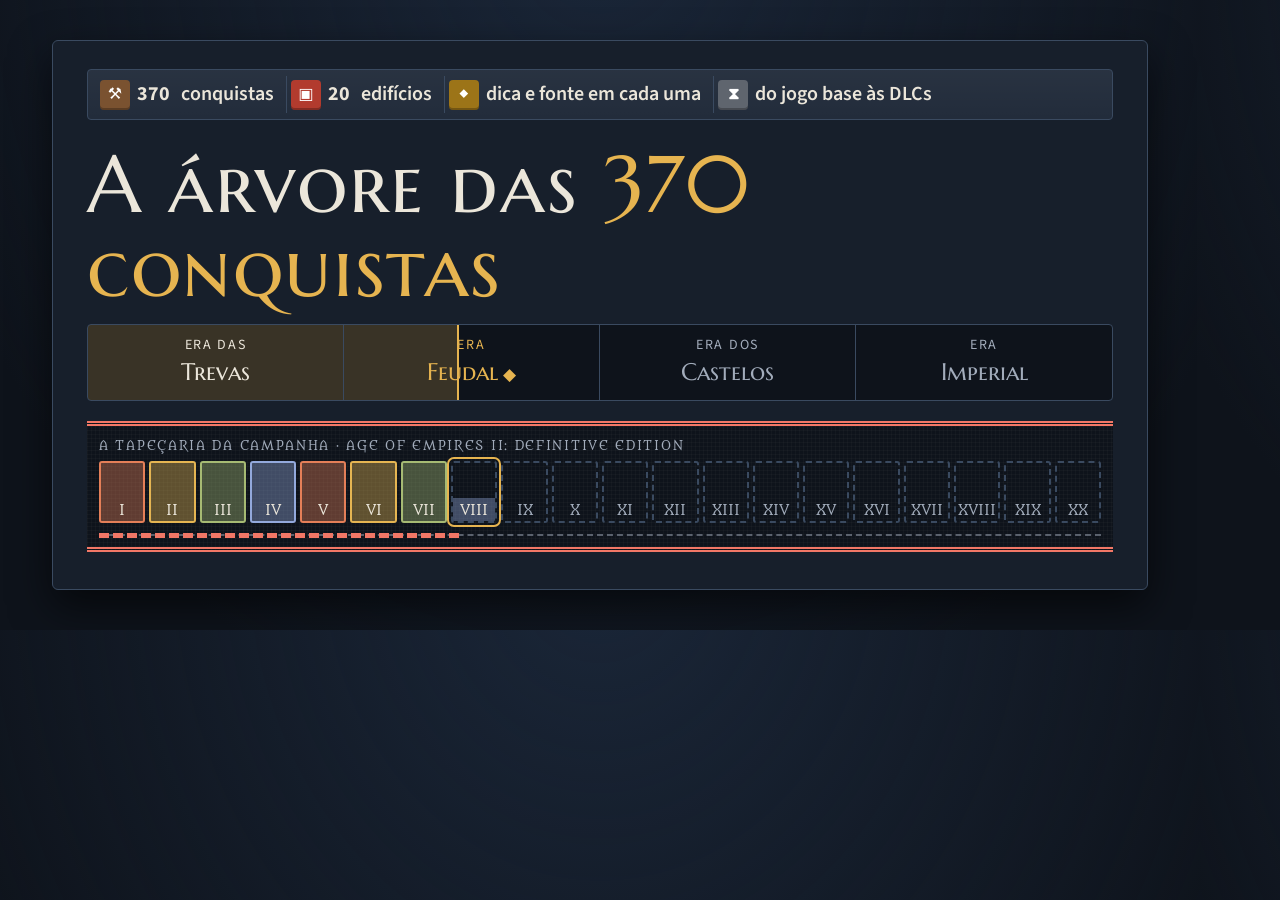
<file: assets/tema/og.html>
<!DOCTYPE html>
<!--
  Imagem de compartilhamento (og-image-N.jpg, 1200×630) do tema "O Painel da Árvore".
  Gerar: python tools/gerar_og.py. Os números vêm de data/*.json.
-->
<html lang="pt-BR" data-theme="dark">
<head>
<meta charset="utf-8">
<link rel="stylesheet" href="tema.css">
<link href="https://fonts.googleapis.com/css2?family=Marcellus+SC&family=Metamorphous&family=Source+Sans+3:wght@400;600;700&display=block" rel="stylesheet">
<style>
  html,body{width:1200px;height:630px;overflow:hidden;margin:0}
  .card{width:1200px;height:630px;padding:40px 52px}
  .arvore-topo{height:100%;margin:0;padding:28px 34px}
  .recursos{font-size:20px}.recursos i{width:30px;height:30px;font-size:16px}
  h1{margin:22px 0 14px!important;font-size:80px!important}
  .eras{--g-progresso:.36}.era strong{font-size:24px}.era small{font-size:14px}
  .faixa{margin-top:20px}.cena{font-size:14px}.fio{--g-progresso:.36}
</style>
</head>
<body>
<div class="card">
 <section class="arvore-topo">
  <div class="recursos placa">
   <span><i class="r1">⚒</i><b id="count">370</b>&nbsp;conquistas</span><span><i class="r2">▣</i><b id="caps">20</b>&nbsp;edifícios</span>
   <span><i class="r3">◆</i>dica e fonte em cada uma</span><span><i class="r4">⧗</i>do jogo base às DLCs</span>
  </div>
  <h1>A árvore das <em><span id="count2">370</span> conquistas</em></h1>
  <div class="eras">
   <div class="era" data-passada><small>Era das</small><strong>Trevas</strong></div>
   <div class="era" data-atual><small>Era</small><strong>Feudal</strong></div>
   <div class="era"><small>Era dos</small><strong>Castelos</strong></div>
   <div class="era"><small>Era</small><strong>Imperial</strong></div>
  </div>
  <div class="faixa"><span class="faixa-legenda">A tapeçaria da campanha · Age of Empires II: Definitive Edition</span><div class="cenas" id="cenas"></div><div class="fio"><i></i></div></div>
 </section>
</div>
<script type="module">
  const conq = await fetch('../../data/conquistas.json').then(r => r.json());
  const n = Object.keys(conq.achievements).length;
  document.getElementById('count').textContent = n; document.getElementById('count2').textContent = n;
  document.getElementById('caps').textContent = conq.chapters.length;
  const R = ['I','II','III','IV','V','VI','VII','VIII','IX','X','XI','XII','XIII','XIV','XV','XVI','XVII','XVIII','XIX','XX'];
  document.getElementById('cenas').innerHTML = conq.chapters.map((c, i) =>
    `<span class="cena"${i < 7 ? ' data-bordada style="--g-progresso:1"' : ''}${i === 7 ? ' data-atual style="--g-progresso:.4"' : ''}><span>${R[i] || i + 1}</span></span>`).join('');
</script>
</body>
</html>
</file>
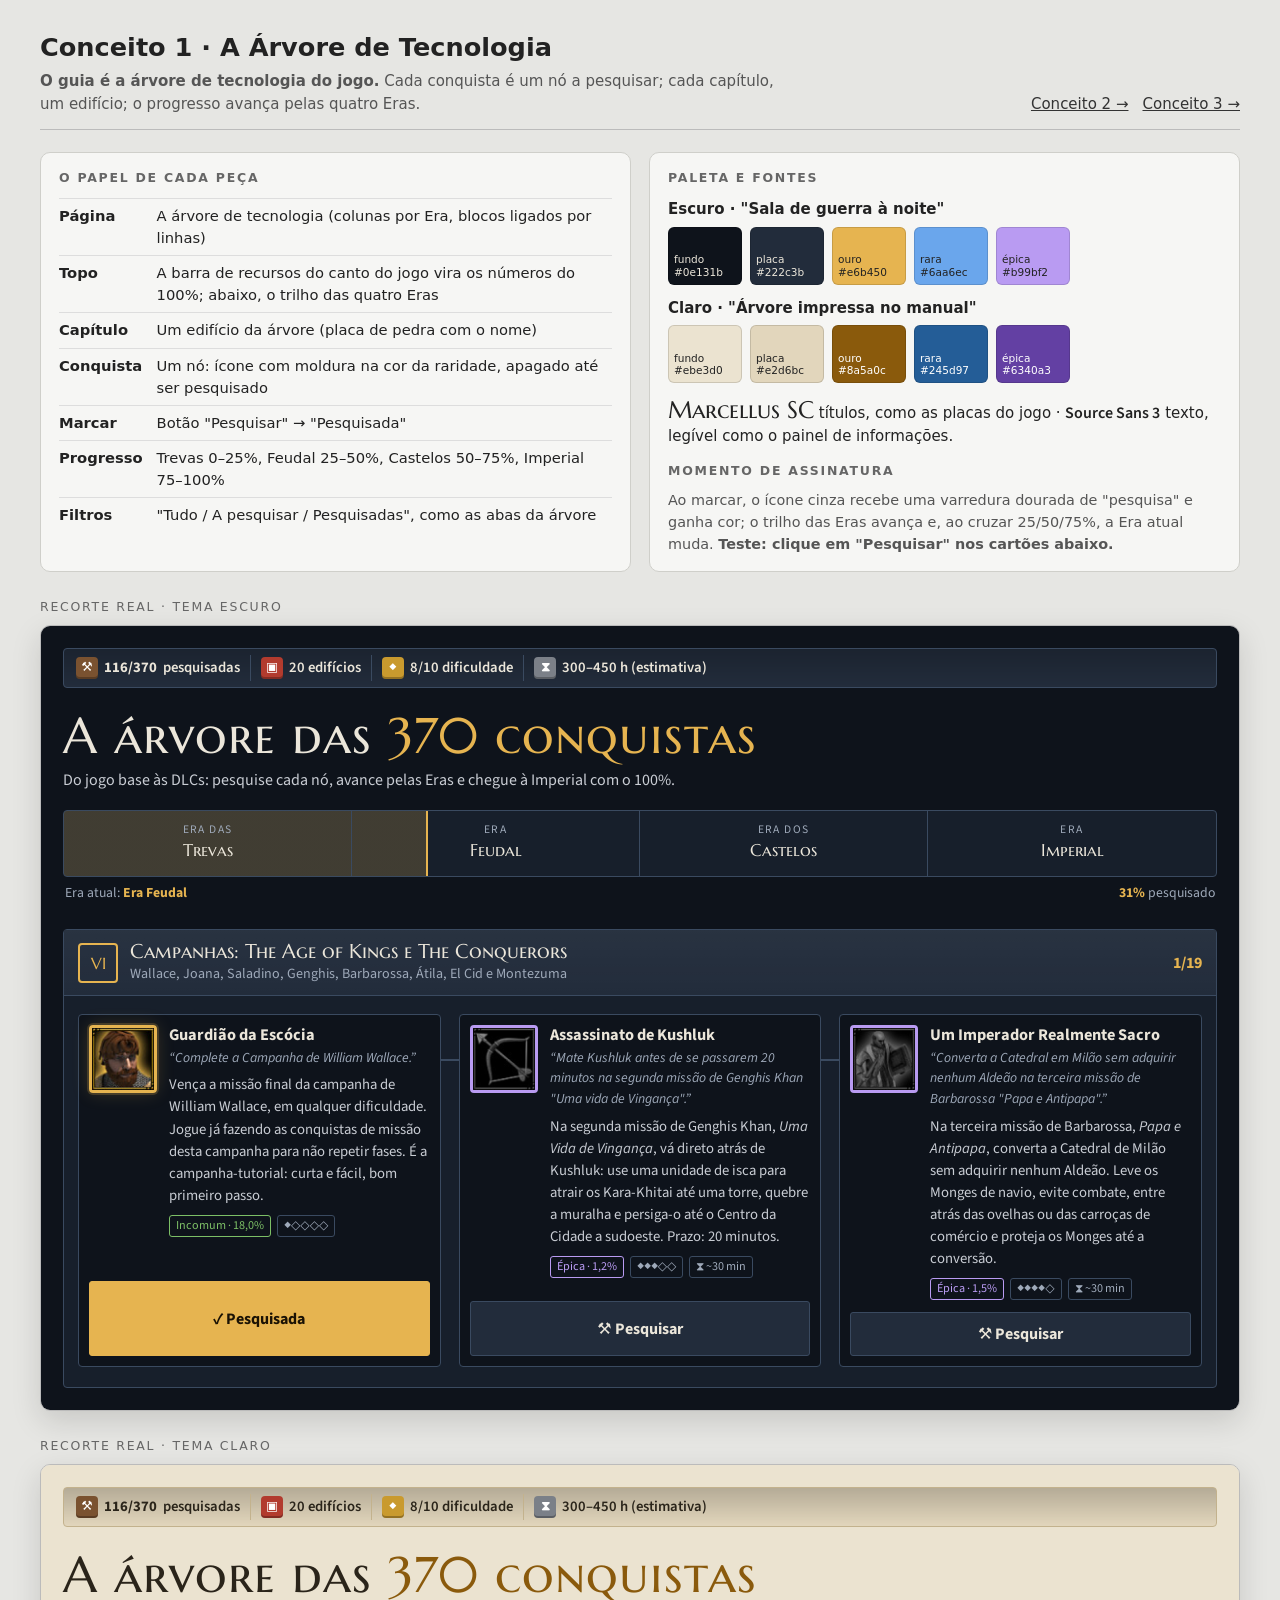
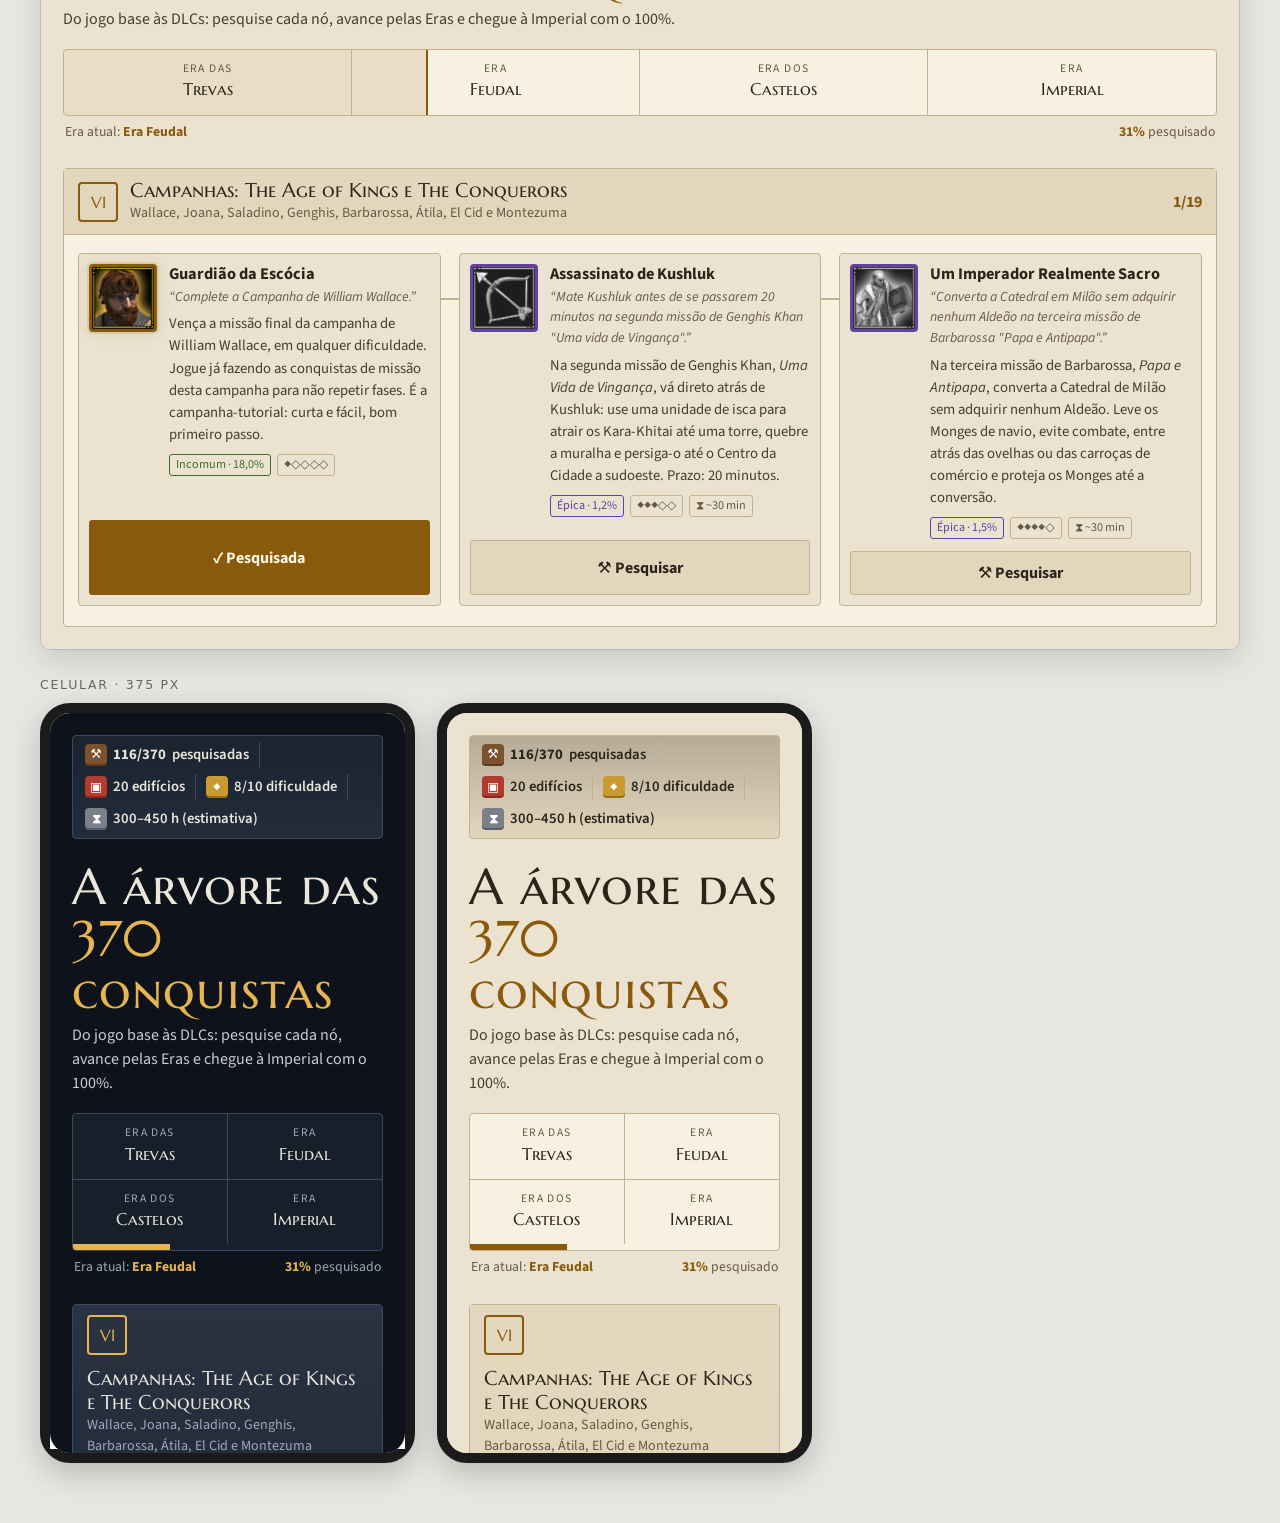
<file: docs/pranchas/conceito-1.html>
<!DOCTYPE html>
<html lang="pt-BR">
<head>
<meta charset="utf-8">
<meta name="viewport" content="width=device-width, initial-scale=1">
<title>Conceito 1 — A Árvore de Tecnologia</title>
<link rel="preconnect" href="https://fonts.googleapis.com"><link rel="preconnect" href="https://fonts.gstatic.com" crossorigin>
<link href="https://fonts.googleapis.com/css2?family=Marcellus+SC&family=Source+Sans+3:ital,wght@0,400;0,600;0,700;1,400&display=swap" rel="stylesheet">
<link rel="stylesheet" href="prancha.css">
<style>
/* ===== Conceito 1: A Árvore de Tecnologia ===== */
.t-escuro{ /* "Sala de guerra à noite" */
  --fundo:#0e131b;--painel:#171f2b;--placa:#222c3b;--linha:#3a4a60;--texto:#ebe6da;--suave:#c9cdd4;--mudo:#9ea9b9;
  --ouro:#e6b450;--ouro-tinta:#1a1204;--vermelho:#e0574a;--azul:#6aa6ec;--verde:#7cbf66;--roxo:#b99bf2;--cinza-icone:grayscale(1) brightness(.55);
  --brilho:#e6b45033;
}
.t-claro{ /* "Árvore impressa no manual" */
  --fundo:#ebe3d0;--painel:#f7f1e2;--placa:#e2d6bc;--linha:#c3b28d;--texto:#2a241a;--suave:#463d2f;--mudo:#675a44;
  --ouro:#8a5a0c;--ouro-tinta:#fff7e4;--vermelho:#a82e22;--azul:#245d97;--verde:#3d6e2c;--roxo:#6340a3;--cinza-icone:grayscale(1) contrast(.8) brightness(1.15);
  --brilho:#8a5a0c22;
}
.c1{background:var(--fundo);color:var(--texto);font:16px/1.5 "Source Sans 3",system-ui,sans-serif;padding:22px}
.c1 *{box-sizing:border-box}
/* Barra de recursos (o contador do canto do jogo) */
.c1-recursos{display:flex;flex-wrap:wrap;gap:6px;background:linear-gradient(#0003,#0000),var(--placa);border:1px solid var(--linha);border-radius:4px;padding:6px 8px;font-weight:600;font-size:.92rem}
.c1-recursos span{display:inline-flex;align-items:center;gap:6px;padding:2px 10px 2px 4px;border-right:1px solid var(--linha)}
.c1-recursos span:last-child{border-right:0}
.c1-recursos i{width:22px;height:22px;border-radius:4px;display:inline-grid;place-items:center;font-style:normal;font-size:.8rem;color:#fff;box-shadow:inset 0 -2px 0 #0004}
.c1-recursos .r1{background:#7a5230}.c1-recursos .r2{background:#b23b2e}.c1-recursos .r3{background:#c99a2e}.c1-recursos .r4{background:#7b8088}
/* As quatro Eras como trilho de progresso */
.c1-topo h1{font-family:"Marcellus SC",serif;font-weight:400;font-size:clamp(1.9rem,5vw,3.1rem);line-height:1.05;margin:22px 0 6px;letter-spacing:.02em}
.c1-topo h1 b{color:var(--ouro);font-weight:400}
.c1-topo p{color:var(--suave);margin:0 0 18px;max-width:640px}
.c1-eras{position:relative;display:grid;grid-template-columns:repeat(4,1fr);gap:0;border:1px solid var(--linha);border-radius:4px;overflow:hidden;background:var(--painel)}
.c1-eras:before{content:"";position:absolute;left:0;top:0;bottom:0;width:calc(var(--g-progresso,0)*100%);background:linear-gradient(90deg,var(--brilho),var(--brilho));border-right:2px solid var(--ouro);transition:width .6s}
.c1-era{position:relative;padding:10px 10px 12px;border-right:1px solid var(--linha);text-align:center}
.c1-era:last-child{border-right:0}
.c1-era small{display:block;color:var(--mudo);font-size:.72rem;letter-spacing:.12em;text-transform:uppercase}
.c1-era strong{font-family:"Marcellus SC",serif;font-weight:400;font-size:1.05rem}
.c1-pct{display:flex;justify-content:space-between;color:var(--mudo);font-size:.86rem;margin:6px 2px 0}
.c1-pct b{color:var(--ouro)}
/* Capítulo = um edifício da árvore */
.c1-cap{margin-top:26px;border:1px solid var(--linha);border-radius:4px;background:var(--painel)}
.c1-cap header{display:flex;align-items:center;gap:12px;padding:10px 14px;background:linear-gradient(#ffffff08,#0000),var(--placa);border-bottom:1px solid var(--linha)}
.c1-cap header .ic{width:40px;height:40px;border-radius:4px;border:2px solid var(--ouro);display:grid;place-items:center;font-family:"Marcellus SC",serif;color:var(--ouro)}
.c1-cap h2{font-family:"Marcellus SC",serif;font-weight:400;font-size:1.25rem;margin:0;line-height:1.2}
.c1-cap header p{margin:0;color:var(--mudo);font-size:.88rem}
.c1-cap header .cnt{margin-left:auto;font-weight:700;color:var(--ouro);white-space:nowrap}
/* Nós da árvore */
.c1-nos{position:relative;display:grid;grid-template-columns:repeat(3,minmax(0,1fr));gap:18px;padding:18px 14px 20px}
.c1-no{position:relative;display:grid;grid-template-columns:68px minmax(0,1fr);gap:12px;background:var(--fundo);border:1px solid var(--linha);border-radius:4px;padding:10px}
.c1-no:not(:last-child):after{content:"";position:absolute;top:44px;right:-19px;width:18px;border-top:2px solid var(--linha)}
.c1-icone{position:relative;width:68px;height:68px;border:3px solid var(--borda,var(--linha));border-radius:4px;overflow:hidden}
.c1-icone img{width:100%;height:100%;display:block;filter:var(--cinza-icone);transition:filter .5s}
.c1-icone:after{content:"";position:absolute;inset:0;background:conic-gradient(var(--ouro) 0turn,transparent 0turn);opacity:.55;pointer-events:none}
.c1-no[data-feita] .c1-icone img{filter:none}
.c1-no[data-feita] .c1-icone{border-color:var(--ouro);box-shadow:0 0 0 2px var(--brilho),0 0 18px var(--brilho)}
.c1-no[data-feita] .c1-icone:after{animation:c1-pesquisa .9s ease-out forwards}
@keyframes c1-pesquisa{0%{background:conic-gradient(var(--ouro) 0turn,transparent 0turn);opacity:.6}99%{background:conic-gradient(var(--ouro) 1turn,transparent 1turn);opacity:.6}100%{opacity:0}}
[data-raridade="epic"]{--borda:var(--roxo)}[data-raridade="rare"]{--borda:var(--azul)}[data-raridade="uncommon"]{--borda:var(--verde)}[data-raridade="common"]{--borda:var(--mudo)}
.c1-no h3{margin:0;font-size:1.02rem;line-height:1.25}
.c1-no .desc{margin:2px 0 6px;color:var(--mudo);font-size:.86rem;font-style:italic}
.c1-no .dica{margin:0;color:var(--suave);font-size:.92rem}
.c1-tags{display:flex;gap:6px;flex-wrap:wrap;margin-top:8px;font-size:.76rem}
.c1-tags span{border:1px solid var(--linha);border-radius:3px;padding:1px 6px;color:var(--mudo)}
.c1-tags .rar{color:var(--borda);border-color:var(--borda)}
.c1-pesq{grid-column:1/-1;display:flex;align-items:center;justify-content:center;gap:8px;min-height:44px;border:1px solid var(--linha);border-radius:3px;background:var(--placa);font-weight:700;cursor:pointer;color:var(--texto)}
.c1-pesq input{position:absolute;opacity:0;width:1px;height:1px}
.c1-pesq:before{content:"⚒ Pesquisar"}
.c1-no[data-feita] .c1-pesq{background:var(--ouro);color:var(--ouro-tinta);border-color:var(--ouro)}
.c1-no[data-feita] .c1-pesq:before{content:"✓ Pesquisada"}
.c1-pesq:focus-within{outline:2px solid var(--ouro);outline-offset:2px}
@container (max-width:640px){
  .c1{padding:14px}
  .c1-eras{grid-template-columns:repeat(2,1fr);padding-bottom:6px}
  .c1-eras:before{top:auto;height:6px;border-right:0;background:var(--ouro)}
  .c1-era:nth-child(2){border-right:0}.c1-era:nth-child(-n+2){border-bottom:1px solid var(--linha)}
  .c1-nos{grid-template-columns:1fr;padding-left:30px}
  .c1-nos:before{content:"";position:absolute;left:15px;top:18px;bottom:20px;border-left:2px solid var(--linha)}
  .c1-no:after{display:none}
  .c1-no:before{content:"";position:absolute;left:-16px;top:44px;width:15px;border-top:2px solid var(--linha)}
  .c1-cap header{flex-wrap:wrap}
}
</style>
</head>
<body>
<div class="pr-wrap">
 <div class="pr-head">
  <div><h1>Conceito 1 · A Árvore de Tecnologia</h1>
   <p><strong>O guia é a árvore de tecnologia do jogo.</strong> Cada conquista é um nó a pesquisar; cada capítulo, um edifício; o progresso avança pelas quatro Eras.</p></div>
  <div class="pr-nav"><a href="conceito-2.html">Conceito 2 →</a><a href="conceito-3.html">Conceito 3 →</a></div>
 </div>

 <div class="pr-grid">
  <div class="pr-box">
   <h2>O papel de cada peça</h2>
   <table>
    <tr><td>Página</td><td>A árvore de tecnologia (colunas por Era, blocos ligados por linhas)</td></tr>
    <tr><td>Topo</td><td>A barra de recursos do canto do jogo vira os números do 100%; abaixo, o trilho das quatro Eras</td></tr>
    <tr><td>Capítulo</td><td>Um edifício da árvore (placa de pedra com o nome)</td></tr>
    <tr><td>Conquista</td><td>Um nó: ícone com moldura na cor da raridade, apagado até ser pesquisado</td></tr>
    <tr><td>Marcar</td><td>Botão "Pesquisar" → "Pesquisada"</td></tr>
    <tr><td>Progresso</td><td>Trevas 0–25%, Feudal 25–50%, Castelos 50–75%, Imperial 75–100%</td></tr>
    <tr><td>Filtros</td><td>"Tudo / A pesquisar / Pesquisadas", como as abas da árvore</td></tr>
   </table>
  </div>
  <div class="pr-box">
   <h2>Paleta e fontes</h2>
   <b>Escuro · "Sala de guerra à noite"</b>
   <div class="pr-sw"><span style="background:#0e131b;color:#ebe6da">fundo #0e131b</span><span style="background:#222c3b;color:#ebe6da">placa #222c3b</span><span style="background:#e6b450">ouro #e6b450</span><span style="background:#6aa6ec">rara #6aa6ec</span><span style="background:#b99bf2">épica #b99bf2</span></div>
   <b>Claro · "Árvore impressa no manual"</b>
   <div class="pr-sw"><span style="background:#ebe3d0">fundo #ebe3d0</span><span style="background:#e2d6bc">placa #e2d6bc</span><span style="background:#8a5a0c;color:#fff">ouro #8a5a0c</span><span style="background:#245d97;color:#fff">rara #245d97</span><span style="background:#6340a3;color:#fff">épica #6340a3</span></div>
   <p style="margin:0"><span style="font:400 1.5rem 'Marcellus SC',serif">Marcellus SC</span> títulos, como as placas do jogo · <span style="font:600 1rem 'Source Sans 3',sans-serif">Source Sans 3</span> texto, legível como o painel de informações.</p>
   <h2 style="margin-top:14px">Momento de assinatura</h2>
   <p class="pr-note" style="margin:0">Ao marcar, o ícone cinza recebe uma varredura dourada de "pesquisa" e ganha cor; o trilho das Eras avança e, ao cruzar 25/50/75%, a Era atual muda. <b>Teste: clique em "Pesquisar" nos cartões abaixo.</b></p>
  </div>
 </div>

 <div class="pr-label">Recorte real · tema escuro</div>
 <div class="pr-frame"><div class="c1 t-escuro" data-quadro></div></div>
 <div class="pr-label">Recorte real · tema claro</div>
 <div class="pr-frame"><div class="c1 t-claro" data-quadro></div></div>
 <div class="pr-label">Celular · 375 px</div>
 <div class="pr-phones">
  <div class="pr-phone"><div class="c1 t-escuro" data-quadro></div></div>
  <div class="pr-phone"><div class="c1 t-claro" data-quadro></div></div>
 </div>
</div>
<script src="dados.js"></script>
<script src="prancha.js"></script>
<script>
(async () => {
const ERAS = [['Era das Trevas', 0], ['Era Feudal', .25], ['Era dos Castelos', .5], ['Era Imperial', .75]];
const render = vm => `
<section class="c1-topo">
 <div class="c1-recursos" aria-label="Números do 100%">
  <span><i class="r1">⚒</i><b data-feitas></b> pesquisadas</span><span><i class="r2">▣</i>${vm.nCapitulos} edifícios</span>
  <span><i class="r3">◆</i>${vm.overview.difficulty}/10 dificuldade</span><span><i class="r4">⧗</i>${vm.overview.hours}</span>
 </div>
 <h1>A árvore das <b>${vm.total} conquistas</b></h1>
 <p>Do jogo base às DLCs: pesquise cada nó, avance pelas Eras e chegue à Imperial com o 100%.</p>
 <div class="c1-eras">${ERAS.map(([n]) => `<div class="c1-era"><small>${n.split(' ').slice(0, -1).join(' ')}</small><strong>${n.split(' ').pop()}</strong></div>`).join('')}</div>
 <div class="c1-pct"><span>Era atual: <b data-era></b></span><span><b data-pct></b> pesquisado</span></div>
</section>
<section class="c1-cap">
 <header><span class="ic">${['I','II','III','IV','V','VI','VII'][vm.capitulo.n - 1]}</span><div><h2>${vm.capitulo.titulo}</h2><p>${vm.capitulo.subtitulo}</p></div><span class="cnt">1/${vm.capitulo.total}</span></header>
 <div class="c1-nos">${vm.cards.map(c => `
  <article class="c1-no" data-card data-raridade="${c.raridade.chave}"${c.feita ? ' data-feita' : ''}>
   <div class="c1-icone"><img src="${c.icone}" alt=""></div>
   <div><h3>${c.nome}</h3><p class="desc">“${c.desc}”</p><p class="dica">${c.dica}</p>
    <div class="c1-tags"><span class="rar">${c.raridade.rotulo} · ${c.raridade.pct}</span>${c.dificuldade ? `<span>${'◆'.repeat(c.dificuldade)}${'◇'.repeat(5 - c.dificuldade)}</span>` : ''}${c.tempo ? `<span>⧗ ${c.tempo}</span>` : ''}</div></div>
   <label class="c1-pesq"><input type="checkbox" aria-label="Marcar ${c.nome} como pesquisada"></label>
  </article>`).join('')}
 </div>
</section>`;
await montar({ render, capitulo: 'reis', ids: ['ACHIEVEMENT_CAMPAIGN_WALLACE_COMPLETED', 'ACHIEVEMENT_KUSHLUK_ASSASSINATION', 'ACHIEVEMENT_CATHEDRAL_RUSH'], feitas: ['ACHIEVEMENT_CAMPAIGN_WALLACE_COMPLETED'] });
document.querySelectorAll('[data-quadro]').forEach(q => {
  const set = p => { q.querySelectorAll('[data-era]').forEach(el => { el.textContent = ERAS.filter(([, min]) => p >= min).pop()[0]; }); };
  q.addEventListener('progresso', e => set(e.detail));
  set(+getComputedStyle(q).getPropertyValue('--g-progresso') || 0);
});
})();
</script>
</body>
</html>
</file>
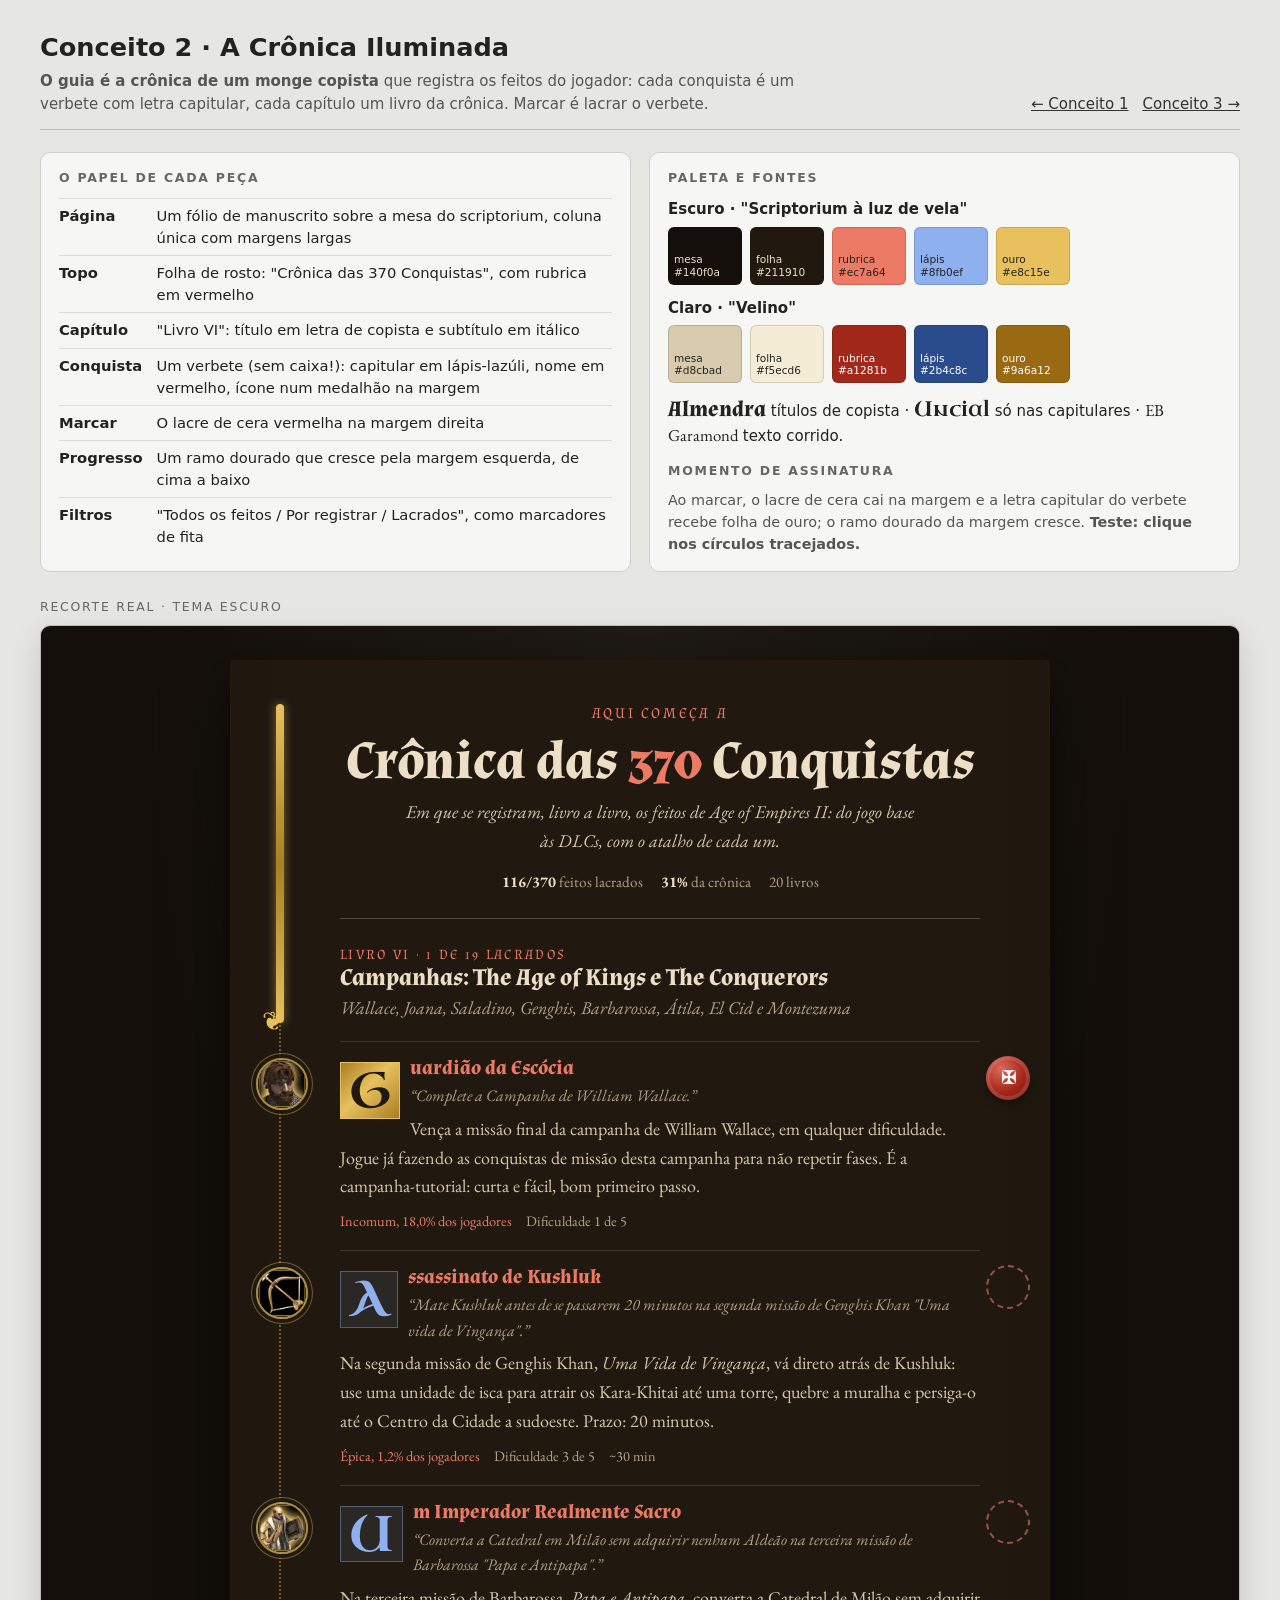
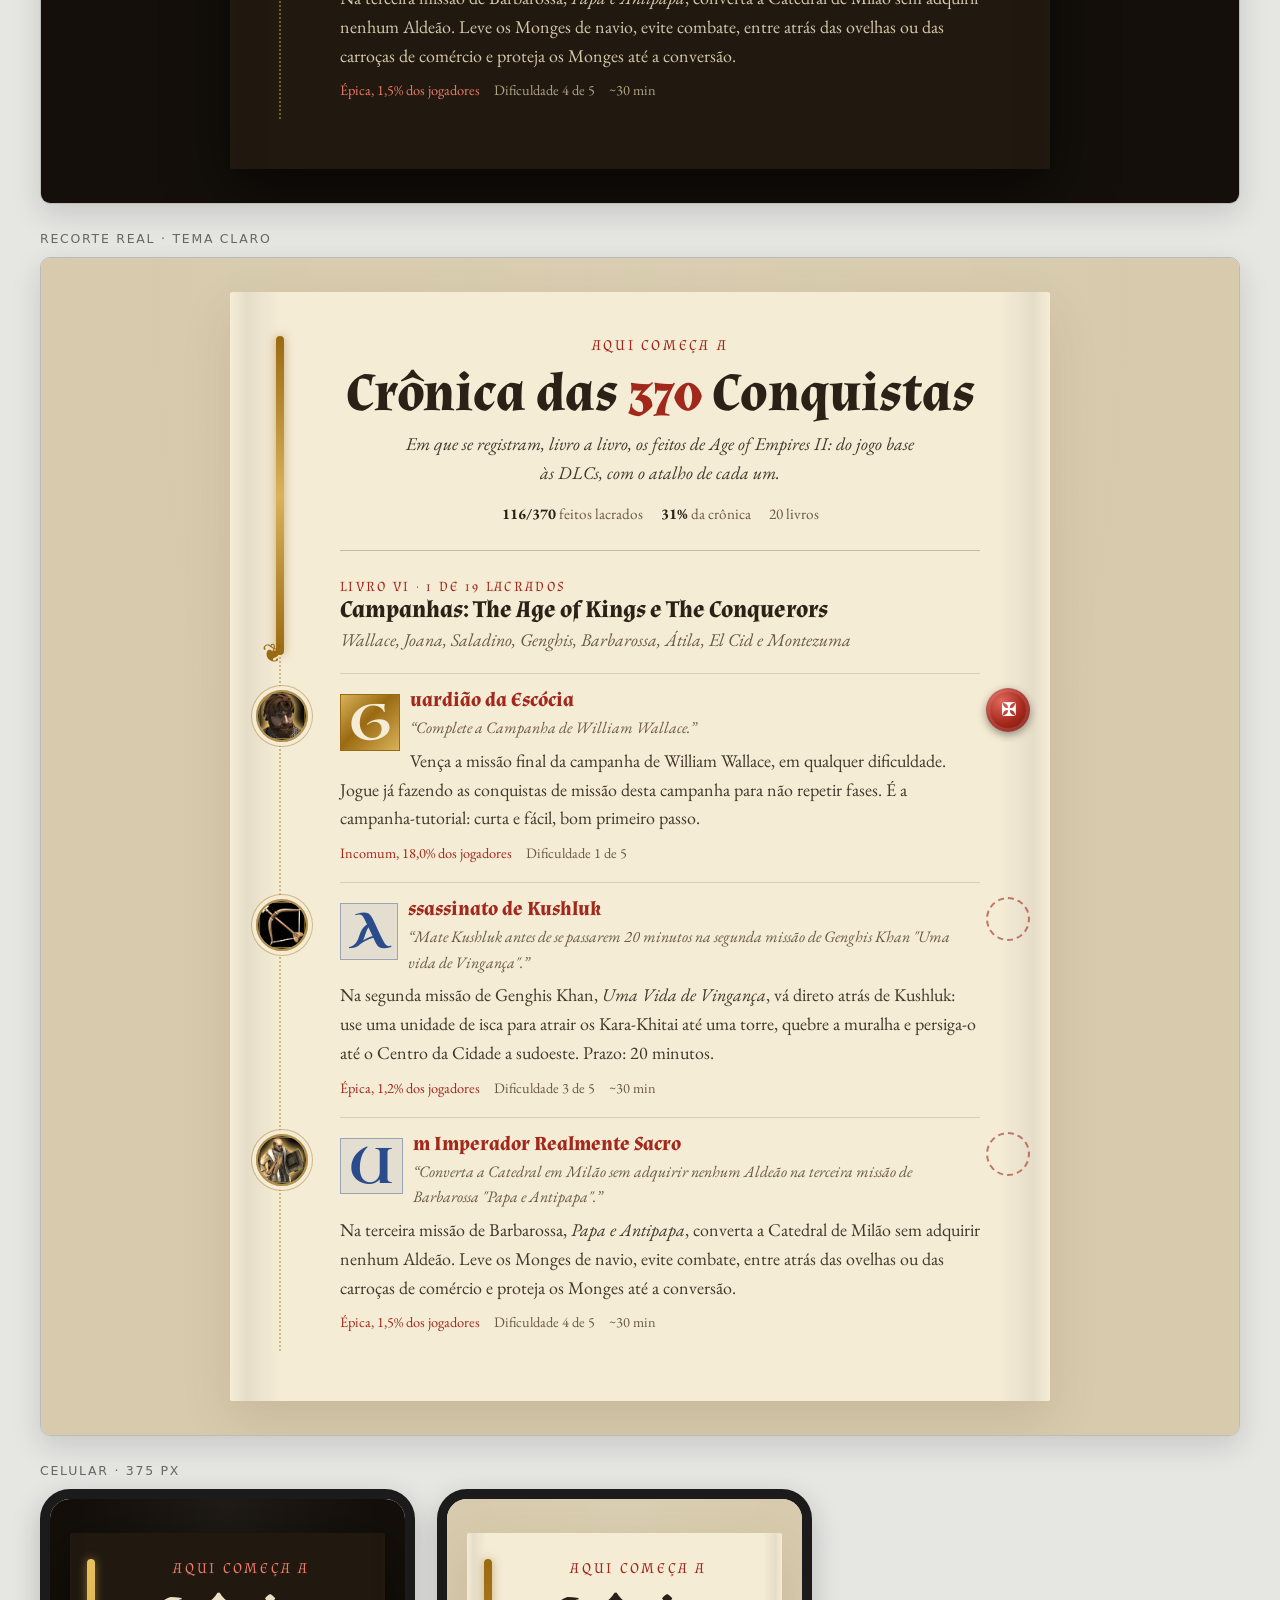
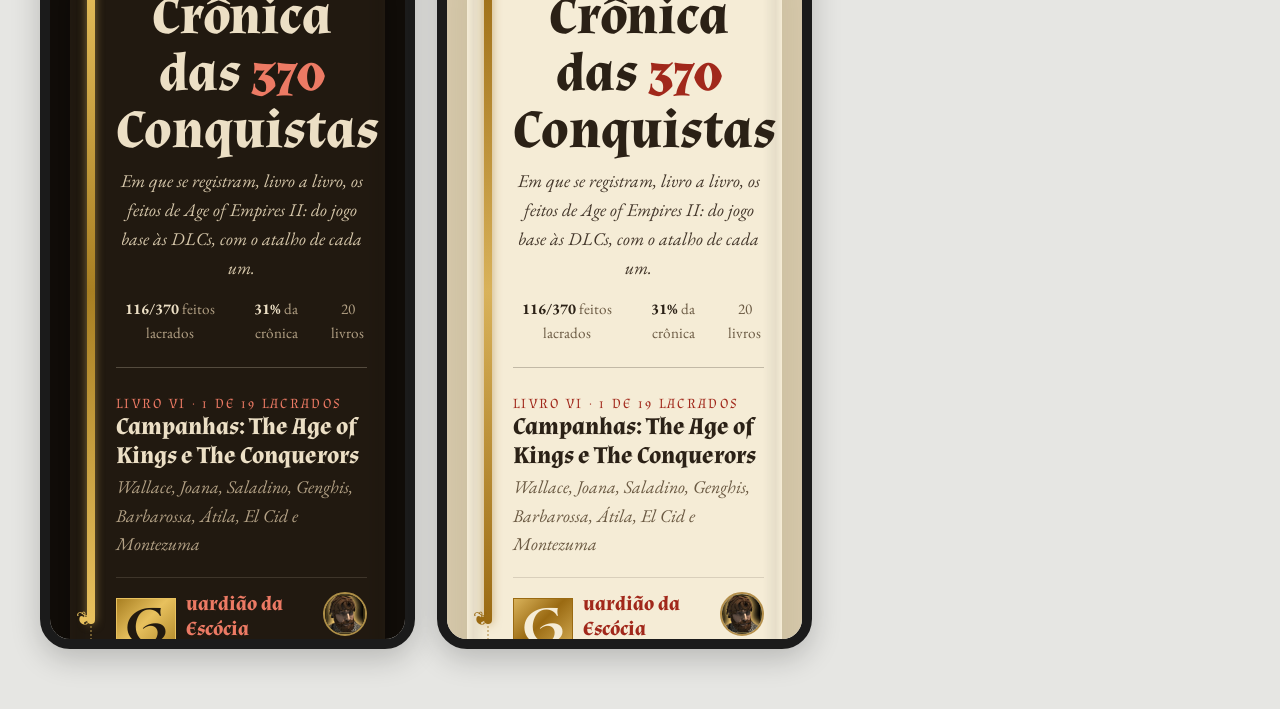
<file: docs/pranchas/conceito-2.html>
<!DOCTYPE html>
<html lang="pt-BR">
<head>
<meta charset="utf-8">
<meta name="viewport" content="width=device-width, initial-scale=1">
<title>Conceito 2 — A Crônica Iluminada</title>
<link rel="preconnect" href="https://fonts.googleapis.com"><link rel="preconnect" href="https://fonts.gstatic.com" crossorigin>
<link href="https://fonts.googleapis.com/css2?family=Almendra:ital,wght@0,400;0,700;1,400&family=EB+Garamond:ital,wght@0,400;0,500;0,600;1,400&family=Uncial+Antiqua&display=swap" rel="stylesheet">
<link rel="stylesheet" href="prancha.css">
<style>
/* ===== Conceito 2: A Crônica Iluminada ===== */
.t-escuro{ /* "Scriptorium à luz de vela" */
  --mesa:#140f0a;--folha:#211910;--folha2:#2a2016;--tinta:#ecdfc5;--suave:#d6c7aa;--mudo:#b3a185;--rubrica:#ec7a64;--lapis:#8fb0ef;--ouro:#e8c15e;--ouro2:#a87f22;--verde:#9cc48a;
  --sombra:0 20px 60px #0009;--veio:#e8c15e;
}
.t-claro{ /* "Velino" */
  --mesa:#d8cbad;--folha:#f5ecd6;--folha2:#ecdfc2;--tinta:#2b2116;--suave:#43362a;--mudo:#6b5a43;--rubrica:#a1281b;--lapis:#2b4c8c;--ouro:#9a6a12;--ouro2:#d9b25a;--verde:#3e6a2e;
  --sombra:0 20px 50px #5a462822;--veio:#9a6a12;
}
.c2{background:radial-gradient(ellipse at 50% 0%,#ffffff0d,transparent 60%),var(--mesa);color:var(--tinta);font:18px/1.6 "EB Garamond",Georgia,serif;padding:34px 20px}
.c2 *{box-sizing:border-box}
.c2-folio{position:relative;max-width:820px;margin:0 auto;background:linear-gradient(90deg,#0000 0,#00000010 2%,#0000 6%,#0000 94%,#00000010 98%,#0000),var(--folha);box-shadow:var(--sombra);padding:44px 70px 50px 110px;border-radius:2px}
/* A margem iluminada: um ramo dourado que cresce com o progresso */
.c2-margem{position:absolute;left:34px;top:44px;bottom:50px;width:34px}
.c2-margem:before{content:"";position:absolute;left:15px;top:0;bottom:0;border-left:2px dotted color-mix(in srgb,var(--veio) 40%,transparent)}
.c2-margem i{position:absolute;left:12px;top:0;width:8px;height:calc(var(--g-progresso,0)*100%);border-radius:4px;background:linear-gradient(var(--ouro),var(--ouro2),var(--ouro));box-shadow:0 0 10px color-mix(in srgb,var(--ouro) 50%,transparent);transition:height .8s}
.c2-margem b{position:absolute;left:-2px;top:calc(var(--g-progresso,0)*100% - 18px);font:400 1.6rem "Uncial Antiqua",serif;color:var(--ouro);transition:top .8s}
/* Folha de rosto */
.c2-rosto{text-align:center;border-bottom:1px solid color-mix(in srgb,var(--tinta) 25%,transparent);padding-bottom:22px;margin-bottom:26px}
.c2-rosto small{display:block;color:var(--rubrica);font:400 .95rem "Almendra",serif;letter-spacing:.18em;text-transform:uppercase}
.c2-rosto h1{font:700 clamp(2rem,5.4vw,3.4rem)/1.05 "Almendra",serif;margin:10px 0 8px}
.c2-rosto h1 span{color:var(--rubrica)}
.c2-rosto p{margin:0 auto;max-width:520px;color:var(--suave);font-style:italic}
.c2-selo{display:inline-flex;gap:18px;margin-top:14px;color:var(--mudo);font-size:.95rem}
.c2-selo b{color:var(--tinta)}
/* Capítulo */
.c2-cap h2{font:700 1.5rem/1.2 "Almendra",serif;margin:0;color:var(--tinta)}
.c2-cap h2 small{display:block;color:var(--rubrica);font:400 .9rem "Almendra",serif;letter-spacing:.16em;text-transform:uppercase}
.c2-cap .sub{color:var(--mudo);font-style:italic;margin:2px 0 18px}
/* Verbetes */
.c2-verbete{position:relative;padding:14px 0 18px;border-top:1px solid color-mix(in srgb,var(--tinta) 14%,transparent)}
.c2-verbete .icone{position:absolute;left:-84px;top:16px;width:52px;height:52px;border-radius:50%;overflow:hidden;border:2px solid color-mix(in srgb,var(--ouro) 70%,transparent);box-shadow:0 0 0 4px var(--folha),0 0 0 5px color-mix(in srgb,var(--ouro) 40%,transparent)}
.c2-verbete .icone img{width:100%;height:100%;display:block;filter:sepia(.35)}
.c2-verbete h3{margin:0;font:700 1.25rem/1.25 "Almendra",serif;color:var(--rubrica)}
.c2-capitular{float:left;font:400 3.1rem/0.9 "Uncial Antiqua",serif;color:var(--lapis);margin:6px 10px 0 0;padding:6px 8px 4px;border:1px solid color-mix(in srgb,var(--lapis) 40%,transparent);background:color-mix(in srgb,var(--lapis) 9%,transparent);transition:color .5s,background .5s,border-color .5s}
.c2-verbete[data-feita] .c2-capitular{color:var(--folha);background:linear-gradient(135deg,var(--ouro2),var(--ouro) 45%,var(--ouro2));border-color:var(--ouro)}
.c2-verbete .desc{margin:2px 0 6px;color:var(--mudo);font-style:italic;font-size:1rem}
.c2-verbete .dica{margin:0;color:var(--suave)}
.c2-nota{display:flex;flex-wrap:wrap;gap:4px 14px;clear:both;margin-top:8px;font-size:.9rem;color:var(--mudo)}
.c2-nota .rar{color:var(--rubrica)}
/* O lacre: o checkbox */
.c2-lacre{position:absolute;right:-50px;top:14px;width:44px;height:44px;border-radius:50%;border:2px dashed color-mix(in srgb,var(--rubrica) 60%,transparent);display:grid;place-items:center;cursor:pointer}
.c2-lacre input{position:absolute;opacity:0;width:1px;height:1px}
.c2-lacre:before{content:"";color:#fff;font:700 1.1rem "Almendra",serif}
.c2-verbete[data-feita] .c2-lacre{border:0;background:radial-gradient(circle at 35% 30%,#e0675a,#a3261b 55%,#6e140c);box-shadow:0 3px 8px #0006,inset 0 0 0 4px #ffffff1f;animation:c2-lacre .35s ease-out}
.c2-verbete[data-feita] .c2-lacre:before{content:"✠"}
.c2-lacre:focus-within{outline:2px solid var(--rubrica);outline-offset:3px}
@keyframes c2-lacre{0%{transform:scale(1.6) rotate(-20deg);opacity:0}100%{transform:none;opacity:1}}
@container (max-width:640px){
  .c2{padding:16px 0;font-size:17px}
  .c2-folio{padding:26px 18px 30px 46px}
  .c2-margem{left:10px;top:26px;bottom:30px;width:24px}
  .c2-margem:before{left:10px}.c2-margem i{left:7px}.c2-margem b{left:-4px;font-size:1.2rem}
  .c2-verbete .icone{position:static;float:right;width:44px;height:44px;margin:0 0 6px 10px;box-shadow:none}
  .c2-lacre{position:relative;right:auto;top:auto;margin-top:10px}
}
</style>
</head>
<body>
<div class="pr-wrap">
 <div class="pr-head">
  <div><h1>Conceito 2 · A Crônica Iluminada</h1>
   <p><strong>O guia é a crônica de um monge copista</strong> que registra os feitos do jogador: cada conquista é um verbete com letra capitular, cada capítulo um livro da crônica. Marcar é lacrar o verbete.</p></div>
  <div class="pr-nav"><a href="conceito-1.html">← Conceito 1</a><a href="conceito-3.html">Conceito 3 →</a></div>
 </div>

 <div class="pr-grid">
  <div class="pr-box">
   <h2>O papel de cada peça</h2>
   <table>
    <tr><td>Página</td><td>Um fólio de manuscrito sobre a mesa do scriptorium, coluna única com margens largas</td></tr>
    <tr><td>Topo</td><td>Folha de rosto: "Crônica das 370 Conquistas", com rubrica em vermelho</td></tr>
    <tr><td>Capítulo</td><td>"Livro VI": título em letra de copista e subtítulo em itálico</td></tr>
    <tr><td>Conquista</td><td>Um verbete (sem caixa!): capitular em lápis-lazúli, nome em vermelho, ícone num medalhão na margem</td></tr>
    <tr><td>Marcar</td><td>O lacre de cera vermelha na margem direita</td></tr>
    <tr><td>Progresso</td><td>Um ramo dourado que cresce pela margem esquerda, de cima a baixo</td></tr>
    <tr><td>Filtros</td><td>"Todos os feitos / Por registrar / Lacrados", como marcadores de fita</td></tr>
   </table>
  </div>
  <div class="pr-box">
   <h2>Paleta e fontes</h2>
   <b>Escuro · "Scriptorium à luz de vela"</b>
   <div class="pr-sw"><span style="background:#140f0a;color:#ecdfc5">mesa #140f0a</span><span style="background:#211910;color:#ecdfc5">folha #211910</span><span style="background:#ec7a64">rubrica #ec7a64</span><span style="background:#8fb0ef">lápis #8fb0ef</span><span style="background:#e8c15e">ouro #e8c15e</span></div>
   <b>Claro · "Velino"</b>
   <div class="pr-sw"><span style="background:#d8cbad">mesa #d8cbad</span><span style="background:#f5ecd6">folha #f5ecd6</span><span style="background:#a1281b;color:#fff">rubrica #a1281b</span><span style="background:#2b4c8c;color:#fff">lápis #2b4c8c</span><span style="background:#9a6a12;color:#fff">ouro #9a6a12</span></div>
   <p style="margin:0"><span style="font:700 1.4rem Almendra,serif">Almendra</span> títulos de copista · <span style="font:400 1.3rem 'Uncial Antiqua',serif">Uncial</span> só nas capitulares · <span style="font:400 1.05rem 'EB Garamond',serif">EB Garamond</span> texto corrido.</p>
   <h2 style="margin-top:14px">Momento de assinatura</h2>
   <p class="pr-note" style="margin:0">Ao marcar, o lacre de cera cai na margem e a letra capitular do verbete recebe folha de ouro; o ramo dourado da margem cresce. <b>Teste: clique nos círculos tracejados.</b></p>
  </div>
 </div>

 <div class="pr-label">Recorte real · tema escuro</div>
 <div class="pr-frame"><div class="c2 t-escuro" data-quadro></div></div>
 <div class="pr-label">Recorte real · tema claro</div>
 <div class="pr-frame"><div class="c2 t-claro" data-quadro></div></div>
 <div class="pr-label">Celular · 375 px</div>
 <div class="pr-phones">
  <div class="pr-phone"><div class="c2 t-escuro" data-quadro></div></div>
  <div class="pr-phone"><div class="c2 t-claro" data-quadro></div></div>
 </div>
</div>
<script src="dados.js"></script>
<script src="prancha.js"></script>
<script>
(async () => {
const roman = n => ['I','II','III','IV','V','VI','VII','VIII','IX','X'][n - 1];
const render = vm => `
<article class="c2-folio">
 <div class="c2-margem" aria-hidden="true"><i></i><b>❦</b></div>
 <header class="c2-rosto">
  <small>Aqui começa a</small>
  <h1>Crônica das <span>${vm.total}</span> Conquistas</h1>
  <p>Em que se registram, livro a livro, os feitos de Age of Empires II: do jogo base às DLCs, com o atalho de cada um.</p>
  <div class="c2-selo"><span><b data-feitas></b> feitos lacrados</span><span><b data-pct></b> da crônica</span><span>${vm.nCapitulos} livros</span></div>
 </header>
 <section class="c2-cap">
  <h2><small>Livro ${roman(vm.capitulo.n)} · 1 de ${vm.capitulo.total} lacrados</small>${vm.capitulo.titulo}</h2>
  <p class="sub">${vm.capitulo.subtitulo}</p>
  ${vm.cards.map(c => `
  <div class="c2-verbete" data-card${c.feita ? ' data-feita' : ''}>
   <span class="icone"><img src="${c.icone}" alt=""></span>
   <span class="c2-capitular" aria-hidden="true">${c.nome.charAt(0)}</span>
   <h3>${c.nome.slice(1)}</h3>
   <p class="desc">“${c.desc}”</p>
   <p class="dica">${c.dica}</p>
   <div class="c2-nota"><span class="rar">${c.raridade.rotulo}, ${c.raridade.pct} dos jogadores</span>${c.dificuldade ? `<span>Dificuldade ${c.dificuldade} de 5</span>` : ''}${c.tempo ? `<span>${c.tempo}</span>` : ''}</div>
   <label class="c2-lacre"><input type="checkbox" aria-label="Lacrar ${c.nome}"></label>
  </div>`).join('')}
 </section>
</article>`;
await montar({ render, capitulo: 'reis', ids: ['ACHIEVEMENT_CAMPAIGN_WALLACE_COMPLETED', 'ACHIEVEMENT_KUSHLUK_ASSASSINATION', 'ACHIEVEMENT_CATHEDRAL_RUSH'], feitas: ['ACHIEVEMENT_CAMPAIGN_WALLACE_COMPLETED'] });
})();
</script>
</body>
</html>
</file>
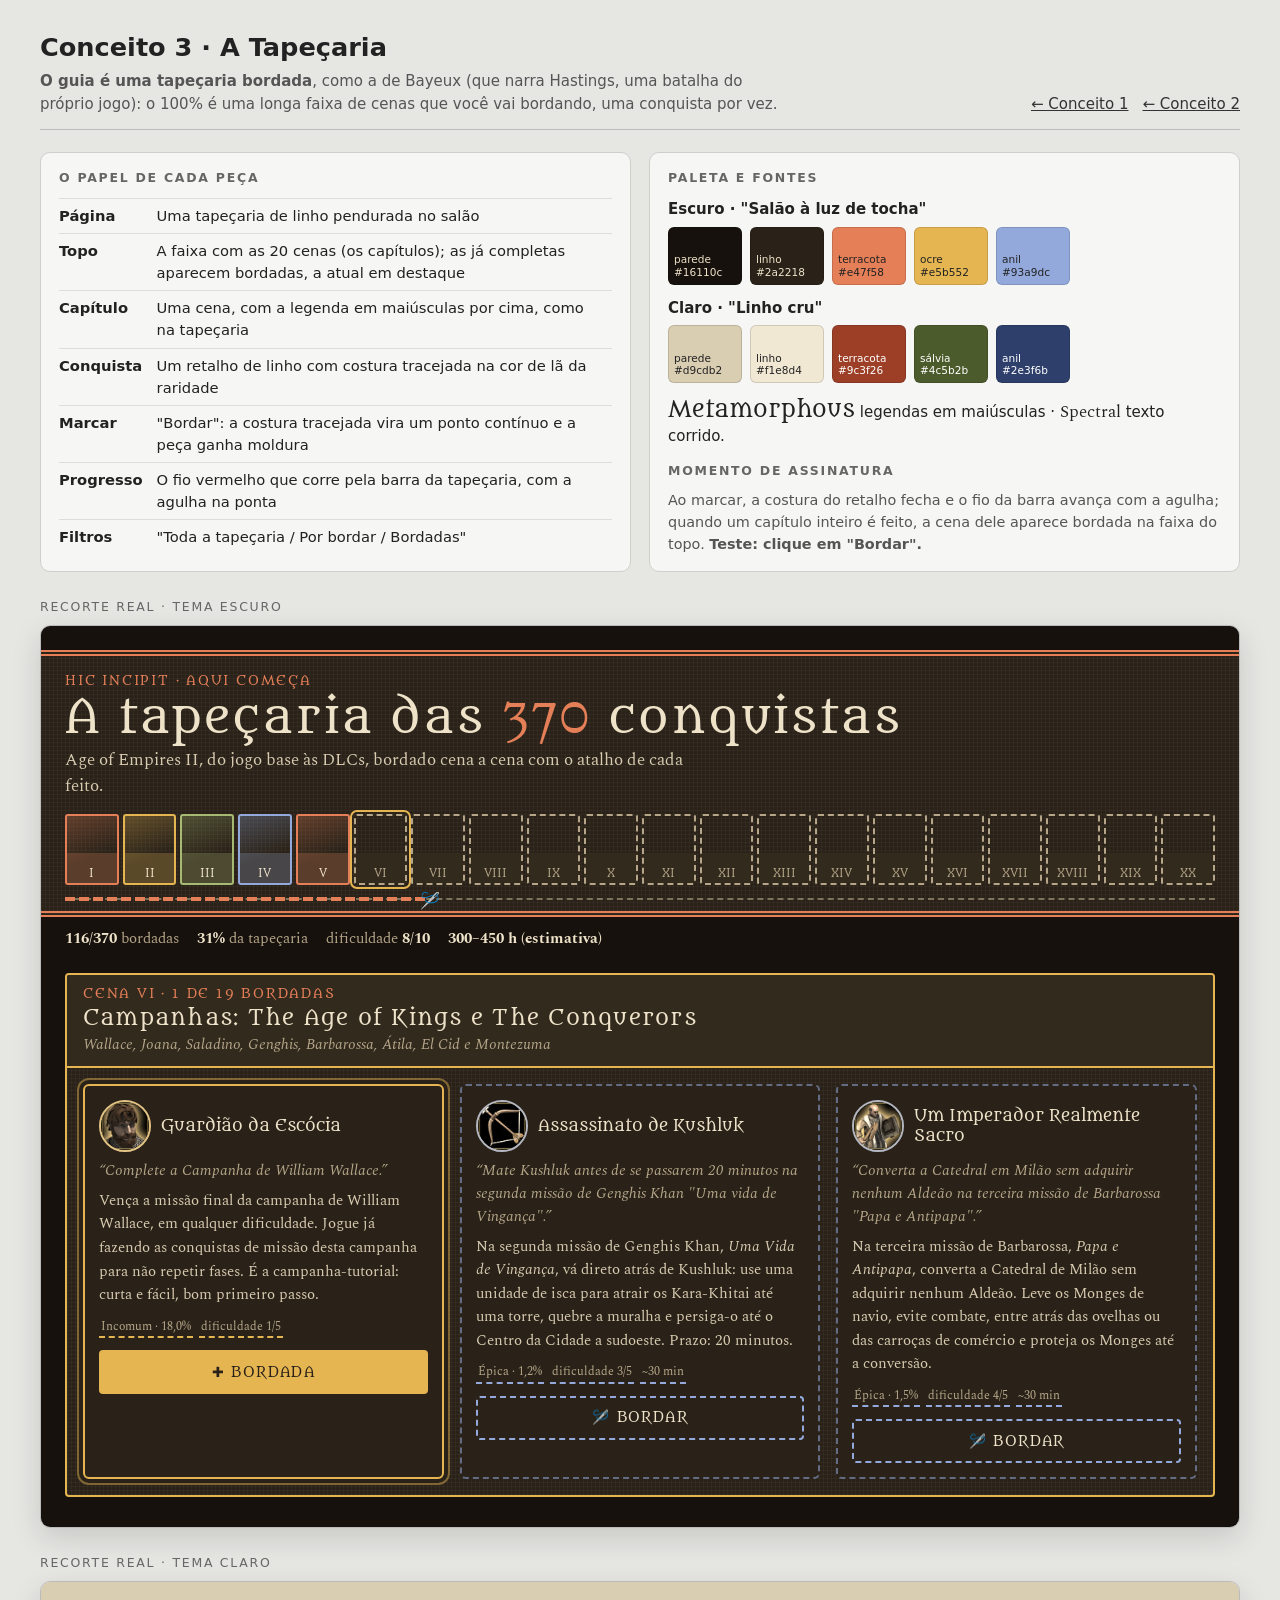
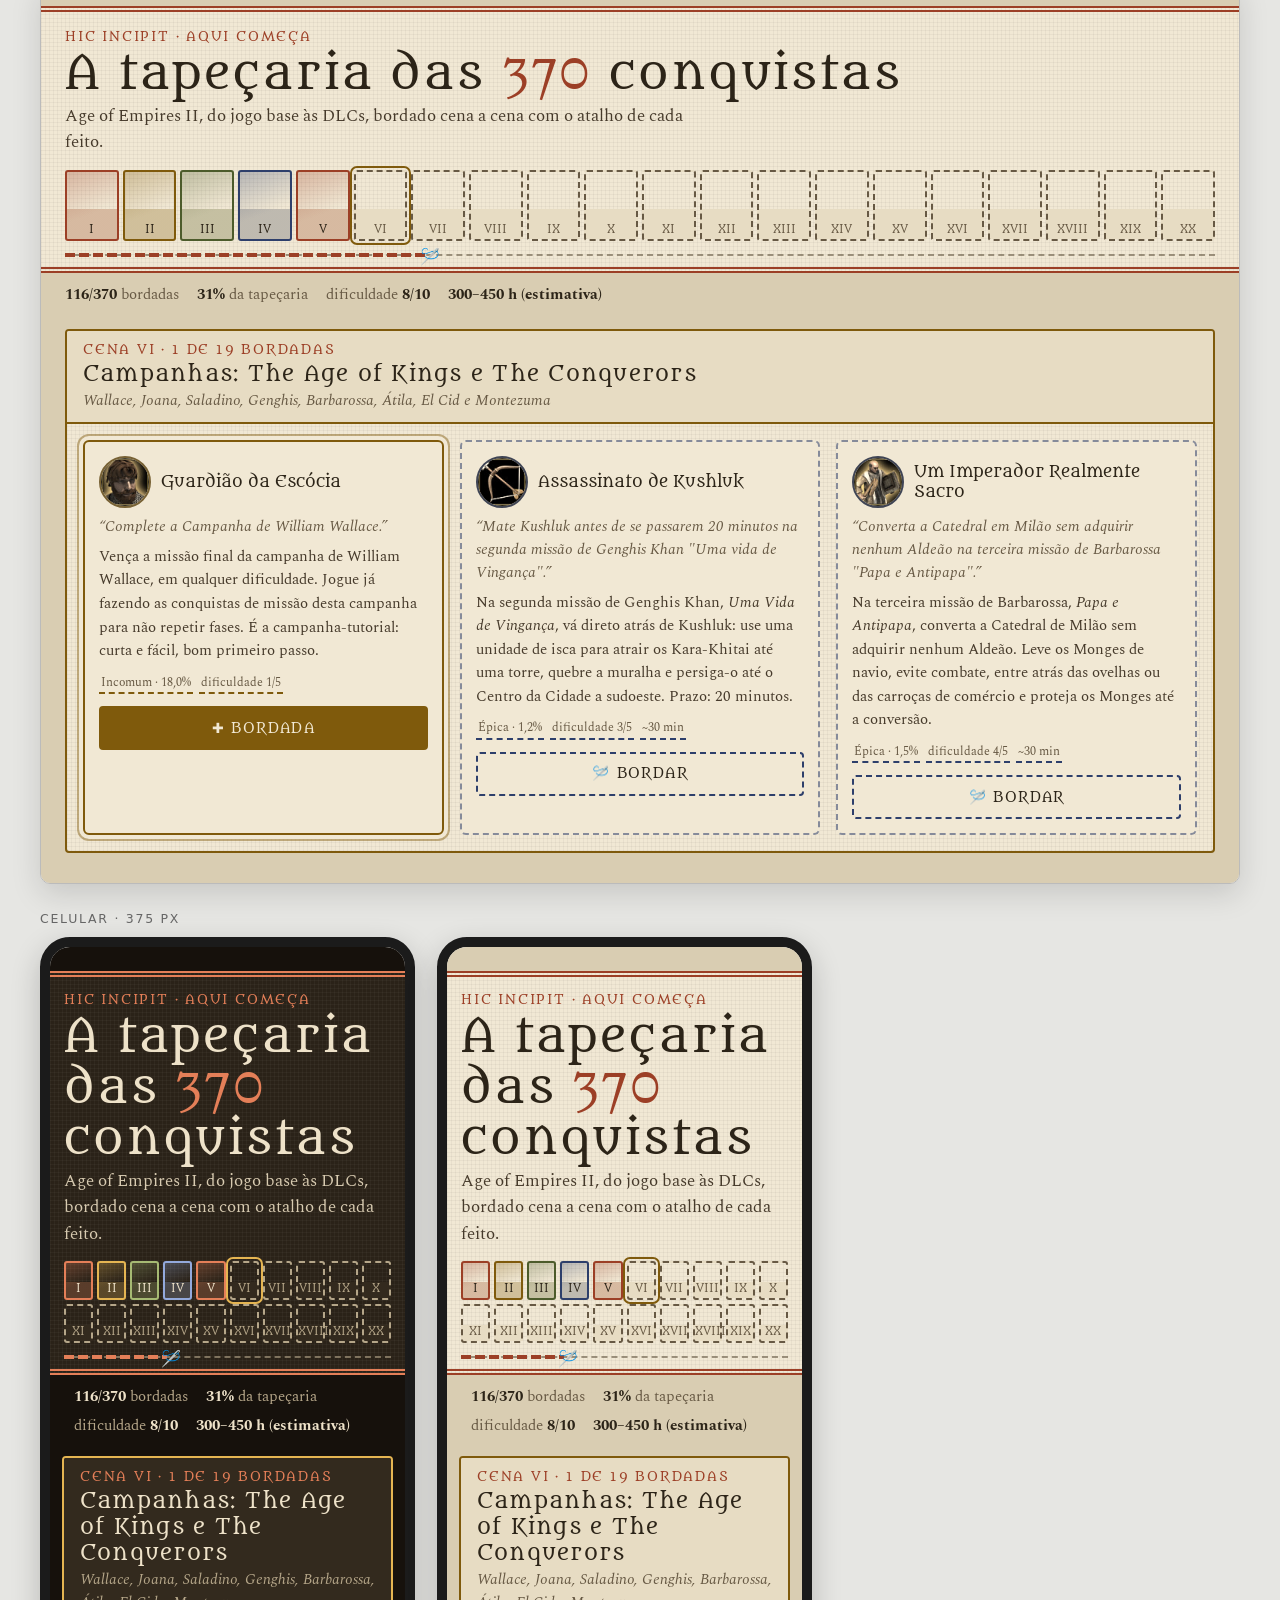
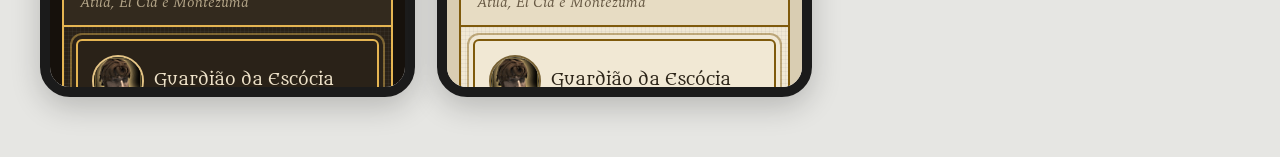
<file: docs/pranchas/conceito-3.html>
<!DOCTYPE html>
<html lang="pt-BR">
<head>
<meta charset="utf-8">
<meta name="viewport" content="width=device-width, initial-scale=1">
<title>Conceito 3 — A Tapeçaria</title>
<link rel="preconnect" href="https://fonts.googleapis.com"><link rel="preconnect" href="https://fonts.gstatic.com" crossorigin>
<link href="https://fonts.googleapis.com/css2?family=Metamorphous&family=Spectral:ital,wght@0,400;0,500;0,700;1,400&display=swap" rel="stylesheet">
<link rel="stylesheet" href="prancha.css">
<style>
/* ===== Conceito 3: A Tapeçaria ===== */
.t-escuro{ /* "Salão à luz de tocha" */
  --parede:#16110c;--linho:#2a2218;--linho2:#332a1e;--fio:#eee2c9;--suave:#d8cbb1;--mudo:#b5a689;
  --terracota:#e47f58;--ocre:#e5b552;--salvia:#a6ba73;--anil:#93a9dc;--trama:#ffffff08;
}
.t-claro{ /* "Linho cru" */
  --parede:#d9cdb2;--linho:#f1e8d4;--linho2:#e7dcc3;--fio:#2c2418;--suave:#463a2b;--mudo:#675944;
  --terracota:#9c3f26;--ocre:#7f5a0c;--salvia:#4c5b2b;--anil:#2e3f6b;--trama:#0000000a;
}
.c3{background:var(--parede);color:var(--fio);font:17px/1.55 Spectral,Georgia,serif;padding:24px 0 30px}
.c3 *{box-sizing:border-box}
/* textura de linho: trama em xadrez fino */
.c3-tecido{background:repeating-linear-gradient(0deg,var(--trama) 0 1px,transparent 1px 4px),repeating-linear-gradient(90deg,var(--trama) 0 1px,transparent 1px 4px),var(--linho)}
.c3-legenda{font-family:Metamorphous,serif;text-transform:uppercase;letter-spacing:.14em}
/* A faixa da tapeçaria: os 20 capítulos como cenas, e o fio que borda o progresso */
.c3-faixa{position:relative;padding:16px 24px 26px;border-block:6px double var(--terracota)}
.c3-faixa h1{margin:0 0 4px;font-family:Metamorphous,serif;font-weight:400;font-size:clamp(1.6rem,4.6vw,2.9rem);line-height:1.1;letter-spacing:.04em}
.c3-faixa h1 span{color:var(--terracota)}
.c3-faixa p{margin:0 0 14px;color:var(--suave);max-width:640px}
.c3-cenas{display:grid;grid-template-columns:repeat(20,minmax(0,1fr));gap:4px}
.c3-cena{aspect-ratio:3/4;border:2px dashed var(--mudo);border-radius:3px;display:grid;place-items:end center;padding-bottom:3px;font:400 .7rem Metamorphous,serif;color:var(--mudo);background:linear-gradient(transparent 55%,var(--linho2) 55%)}
.c3-cena:nth-child(4n+1){--c:var(--terracota)}.c3-cena:nth-child(4n+2){--c:var(--ocre)}.c3-cena:nth-child(4n+3){--c:var(--salvia)}.c3-cena:nth-child(4n){--c:var(--anil)}
.c3-cena[data-bordada]{border-style:solid;border-color:var(--c);color:var(--fio);background:linear-gradient(160deg,color-mix(in srgb,var(--c) 30%,transparent),transparent 60%),linear-gradient(transparent 55%,color-mix(in srgb,var(--c) 22%,var(--linho2)) 55%)}
.c3-cena[data-atual]{outline:2px solid var(--ocre);outline-offset:2px}
.c3-fio{position:absolute;left:24px;right:24px;bottom:9px;height:4px}
.c3-fio:before{content:"";position:absolute;inset:0;border-top:2px dashed color-mix(in srgb,var(--mudo) 60%,transparent)}
.c3-fio i{position:absolute;left:0;top:-1px;height:4px;width:calc(var(--g-progresso,0)*100%);background:repeating-linear-gradient(90deg,var(--terracota) 0 10px,transparent 10px 14px);transition:width .8s}
.c3-fio b{position:absolute;top:-9px;left:calc(var(--g-progresso,0)*100% - 6px);font-size:1rem;transition:left .8s}
.c3-numeros{display:flex;flex-wrap:wrap;gap:6px 18px;margin-top:10px;font-size:.95rem;color:var(--mudo)}
.c3-numeros b{color:var(--fio)}
/* A cena do capítulo: legenda latina em cima, figuras (cartões) embaixo */
.c3-cap{margin:22px 24px 0;border:2px solid var(--ocre);border-radius:4px;overflow:hidden}
.c3-cap header{padding:10px 16px;background:var(--linho2);border-bottom:2px solid var(--ocre)}
.c3-cap header small{display:block;font-size:.8rem;color:var(--terracota)}
.c3-cap h2{margin:0;font:400 1.3rem/1.25 Metamorphous,serif;letter-spacing:.06em}
.c3-cap header p{margin:2px 0 0;color:var(--mudo);font-style:italic;font-size:.95rem}
.c3-pecas{display:grid;grid-template-columns:repeat(3,minmax(0,1fr));gap:16px;padding:16px}
/* Cada conquista é um retalho bordado */
.c3-peca{position:relative;padding:14px;border-radius:6px;border:2px dashed color-mix(in srgb,var(--cor) 55%,transparent);background:var(--linho);transition:border-color .4s,box-shadow .4s}
[data-raridade="epic"]{--cor:var(--anil)}[data-raridade="rare"]{--cor:var(--salvia)}[data-raridade="uncommon"]{--cor:var(--ocre)}[data-raridade="common"]{--cor:var(--terracota)}
.c3-peca[data-feita]{border-style:solid;border-color:var(--cor);box-shadow:0 0 0 4px var(--linho),0 0 0 6px color-mix(in srgb,var(--cor) 45%,transparent)}
.c3-peca .cab{display:flex;gap:10px;align-items:center}
.c3-peca img{width:52px;height:52px;border-radius:50%;border:2px solid var(--cor);filter:sepia(.4) saturate(.8)}
.c3-peca h3{margin:0;font:400 1.02rem/1.25 Metamorphous,serif}
.c3-peca .desc{margin:8px 0 6px;color:var(--mudo);font-style:italic;font-size:.92rem}
.c3-peca .dica{margin:0;color:var(--suave);font-size:.95rem}
.c3-peca .fios{display:flex;flex-wrap:wrap;gap:6px;margin-top:10px;font-size:.78rem}
.c3-peca .fios span{border-bottom:2px dashed var(--cor);padding:0 2px;color:var(--mudo)}
.c3-agulha{display:flex;align-items:center;justify-content:center;gap:8px;min-height:44px;margin-top:12px;border:2px dashed var(--cor);border-radius:4px;cursor:pointer;font:400 .85rem Metamorphous,serif;letter-spacing:.1em;text-transform:uppercase}
.c3-agulha input{position:absolute;opacity:0;width:1px;height:1px}
.c3-agulha:before{content:"🪡 Bordar"}
.c3-peca[data-feita] .c3-agulha{border-style:solid;background:var(--cor);color:var(--linho)}
.c3-peca[data-feita] .c3-agulha:before{content:"✚ Bordada"}
.c3-agulha:focus-within{outline:2px solid var(--ocre);outline-offset:2px}
@container (max-width:640px){
  .c3-faixa{padding:14px 14px 26px}
  .c3-cenas{grid-template-columns:repeat(10,minmax(0,1fr))}
  .c3-fio{left:14px;right:14px}
  .c3-cap{margin:18px 12px 0}
  .c3-pecas{grid-template-columns:1fr;padding:12px}
}
</style>
</head>
<body>
<div class="pr-wrap">
 <div class="pr-head">
  <div><h1>Conceito 3 · A Tapeçaria</h1>
   <p><strong>O guia é uma tapeçaria bordada</strong>, como a de Bayeux (que narra Hastings, uma batalha do próprio jogo): o 100% é uma longa faixa de cenas que você vai bordando, uma conquista por vez.</p></div>
  <div class="pr-nav"><a href="conceito-1.html">← Conceito 1</a><a href="conceito-2.html">← Conceito 2</a></div>
 </div>

 <div class="pr-grid">
  <div class="pr-box">
   <h2>O papel de cada peça</h2>
   <table>
    <tr><td>Página</td><td>Uma tapeçaria de linho pendurada no salão</td></tr>
    <tr><td>Topo</td><td>A faixa com as 20 cenas (os capítulos); as já completas aparecem bordadas, a atual em destaque</td></tr>
    <tr><td>Capítulo</td><td>Uma cena, com a legenda em maiúsculas por cima, como na tapeçaria</td></tr>
    <tr><td>Conquista</td><td>Um retalho de linho com costura tracejada na cor de lã da raridade</td></tr>
    <tr><td>Marcar</td><td>"Bordar": a costura tracejada vira um ponto contínuo e a peça ganha moldura</td></tr>
    <tr><td>Progresso</td><td>O fio vermelho que corre pela barra da tapeçaria, com a agulha na ponta</td></tr>
    <tr><td>Filtros</td><td>"Toda a tapeçaria / Por bordar / Bordadas"</td></tr>
   </table>
  </div>
  <div class="pr-box">
   <h2>Paleta e fontes</h2>
   <b>Escuro · "Salão à luz de tocha"</b>
   <div class="pr-sw"><span style="background:#16110c;color:#eee2c9">parede #16110c</span><span style="background:#2a2218;color:#eee2c9">linho #2a2218</span><span style="background:#e47f58">terracota #e47f58</span><span style="background:#e5b552">ocre #e5b552</span><span style="background:#93a9dc">anil #93a9dc</span></div>
   <b>Claro · "Linho cru"</b>
   <div class="pr-sw"><span style="background:#d9cdb2">parede #d9cdb2</span><span style="background:#f1e8d4">linho #f1e8d4</span><span style="background:#9c3f26;color:#fff">terracota #9c3f26</span><span style="background:#4c5b2b;color:#fff">sálvia #4c5b2b</span><span style="background:#2e3f6b;color:#fff">anil #2e3f6b</span></div>
   <p style="margin:0"><span style="font:400 1.4rem Metamorphous,serif">Metamorphous</span> legendas em maiúsculas · <span style="font:400 1.05rem Spectral,serif">Spectral</span> texto corrido.</p>
   <h2 style="margin-top:14px">Momento de assinatura</h2>
   <p class="pr-note" style="margin:0">Ao marcar, a costura do retalho fecha e o fio da barra avança com a agulha; quando um capítulo inteiro é feito, a cena dele aparece bordada na faixa do topo. <b>Teste: clique em "Bordar".</b></p>
  </div>
 </div>

 <div class="pr-label">Recorte real · tema escuro</div>
 <div class="pr-frame"><div class="c3 t-escuro" data-quadro></div></div>
 <div class="pr-label">Recorte real · tema claro</div>
 <div class="pr-frame"><div class="c3 t-claro" data-quadro></div></div>
 <div class="pr-label">Celular · 375 px</div>
 <div class="pr-phones">
  <div class="pr-phone"><div class="c3 t-escuro" data-quadro></div></div>
  <div class="pr-phone"><div class="c3 t-claro" data-quadro></div></div>
 </div>
</div>
<script src="dados.js"></script>
<script src="prancha.js"></script>
<script>
(async () => {
const roman = n => ['I','II','III','IV','V','VI','VII','VIII','IX','X','XI','XII','XIII','XIV','XV','XVI','XVII','XVIII','XIX','XX'][n - 1];
const render = vm => `
<section class="c3-faixa c3-tecido">
 <div class="c3-legenda" style="font-size:.8rem;color:var(--terracota)">Hic incipit · aqui começa</div>
 <h1>A tapeçaria das <span>${vm.total}</span> conquistas</h1>
 <p>Age of Empires II, do jogo base às DLCs, bordado cena a cena com o atalho de cada feito.</p>
 <div class="c3-cenas" aria-label="Capítulos">${Array.from({ length: vm.nCapitulos }, (_, i) => `<span class="c3-cena"${i < 5 ? ' data-bordada' : ''}${i === vm.capitulo.n - 1 ? ' data-atual' : ''} title="Capítulo ${roman(i + 1)}">${roman(i + 1)}</span>`).join('')}</div>
 <div class="c3-fio" aria-hidden="true"><i></i><b>🪡</b></div>
</section>
<div class="c3-numeros" style="padding:0 24px"><span><b data-feitas></b> bordadas</span><span><b data-pct></b> da tapeçaria</span><span>dificuldade <b>${vm.overview.difficulty}/10</b></span><span><b>${vm.overview.hours}</b></span></div>
<section class="c3-cap c3-tecido">
 <header><small class="c3-legenda">Cena ${roman(vm.capitulo.n)} · 1 de ${vm.capitulo.total} bordadas</small><h2>${vm.capitulo.titulo}</h2><p>${vm.capitulo.subtitulo}</p></header>
 <div class="c3-pecas">${vm.cards.map(c => `
  <article class="c3-peca" data-card data-raridade="${c.raridade.chave}"${c.feita ? ' data-feita' : ''}>
   <div class="cab"><img src="${c.icone}" alt=""><h3>${c.nome}</h3></div>
   <p class="desc">“${c.desc}”</p>
   <p class="dica">${c.dica}</p>
   <div class="fios"><span>${c.raridade.rotulo} · ${c.raridade.pct}</span>${c.dificuldade ? `<span>dificuldade ${c.dificuldade}/5</span>` : ''}${c.tempo ? `<span>${c.tempo}</span>` : ''}</div>
   <label class="c3-agulha"><input type="checkbox" aria-label="Bordar ${c.nome}"></label>
  </article>`).join('')}
 </div>
</section>`;
await montar({ render, capitulo: 'reis', ids: ['ACHIEVEMENT_CAMPAIGN_WALLACE_COMPLETED', 'ACHIEVEMENT_KUSHLUK_ASSASSINATION', 'ACHIEVEMENT_CATHEDRAL_RUSH'], feitas: ['ACHIEVEMENT_CAMPAIGN_WALLACE_COMPLETED'] });
})();
</script>
</body>
</html>
</file>
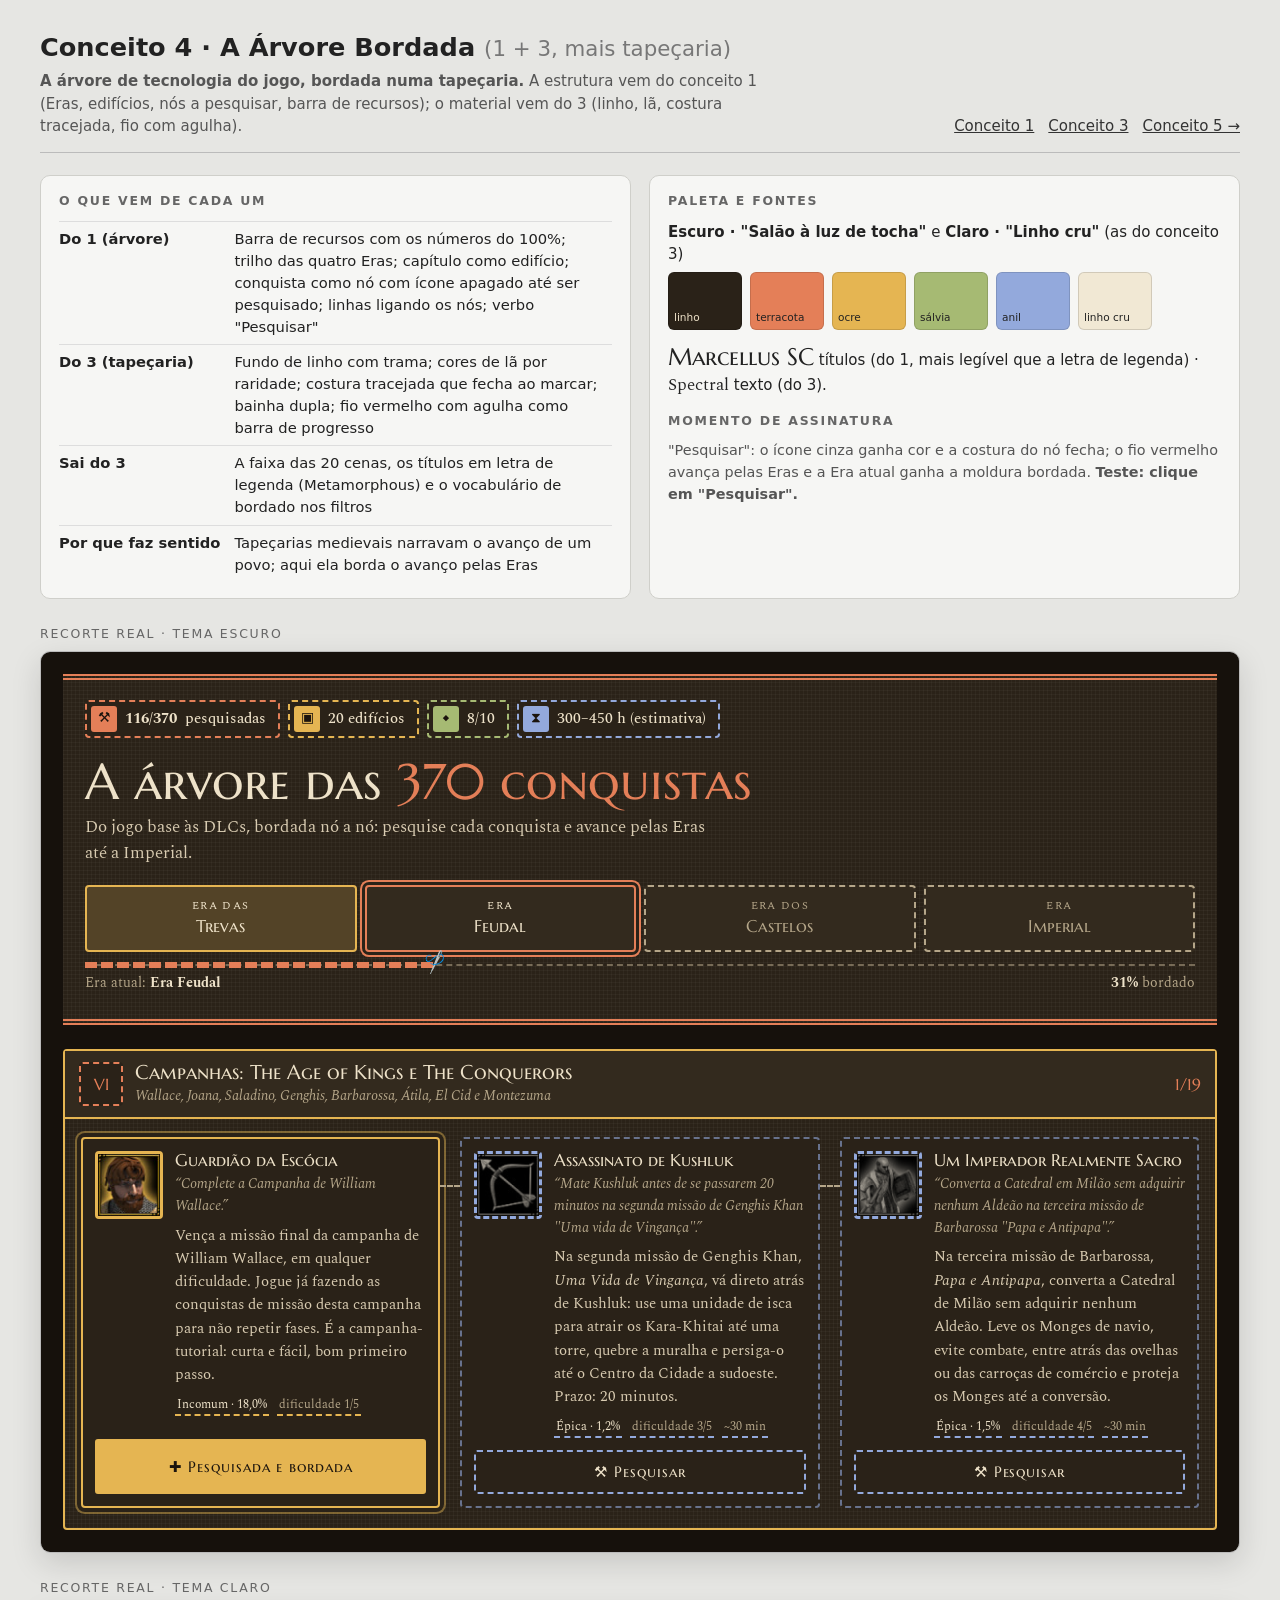
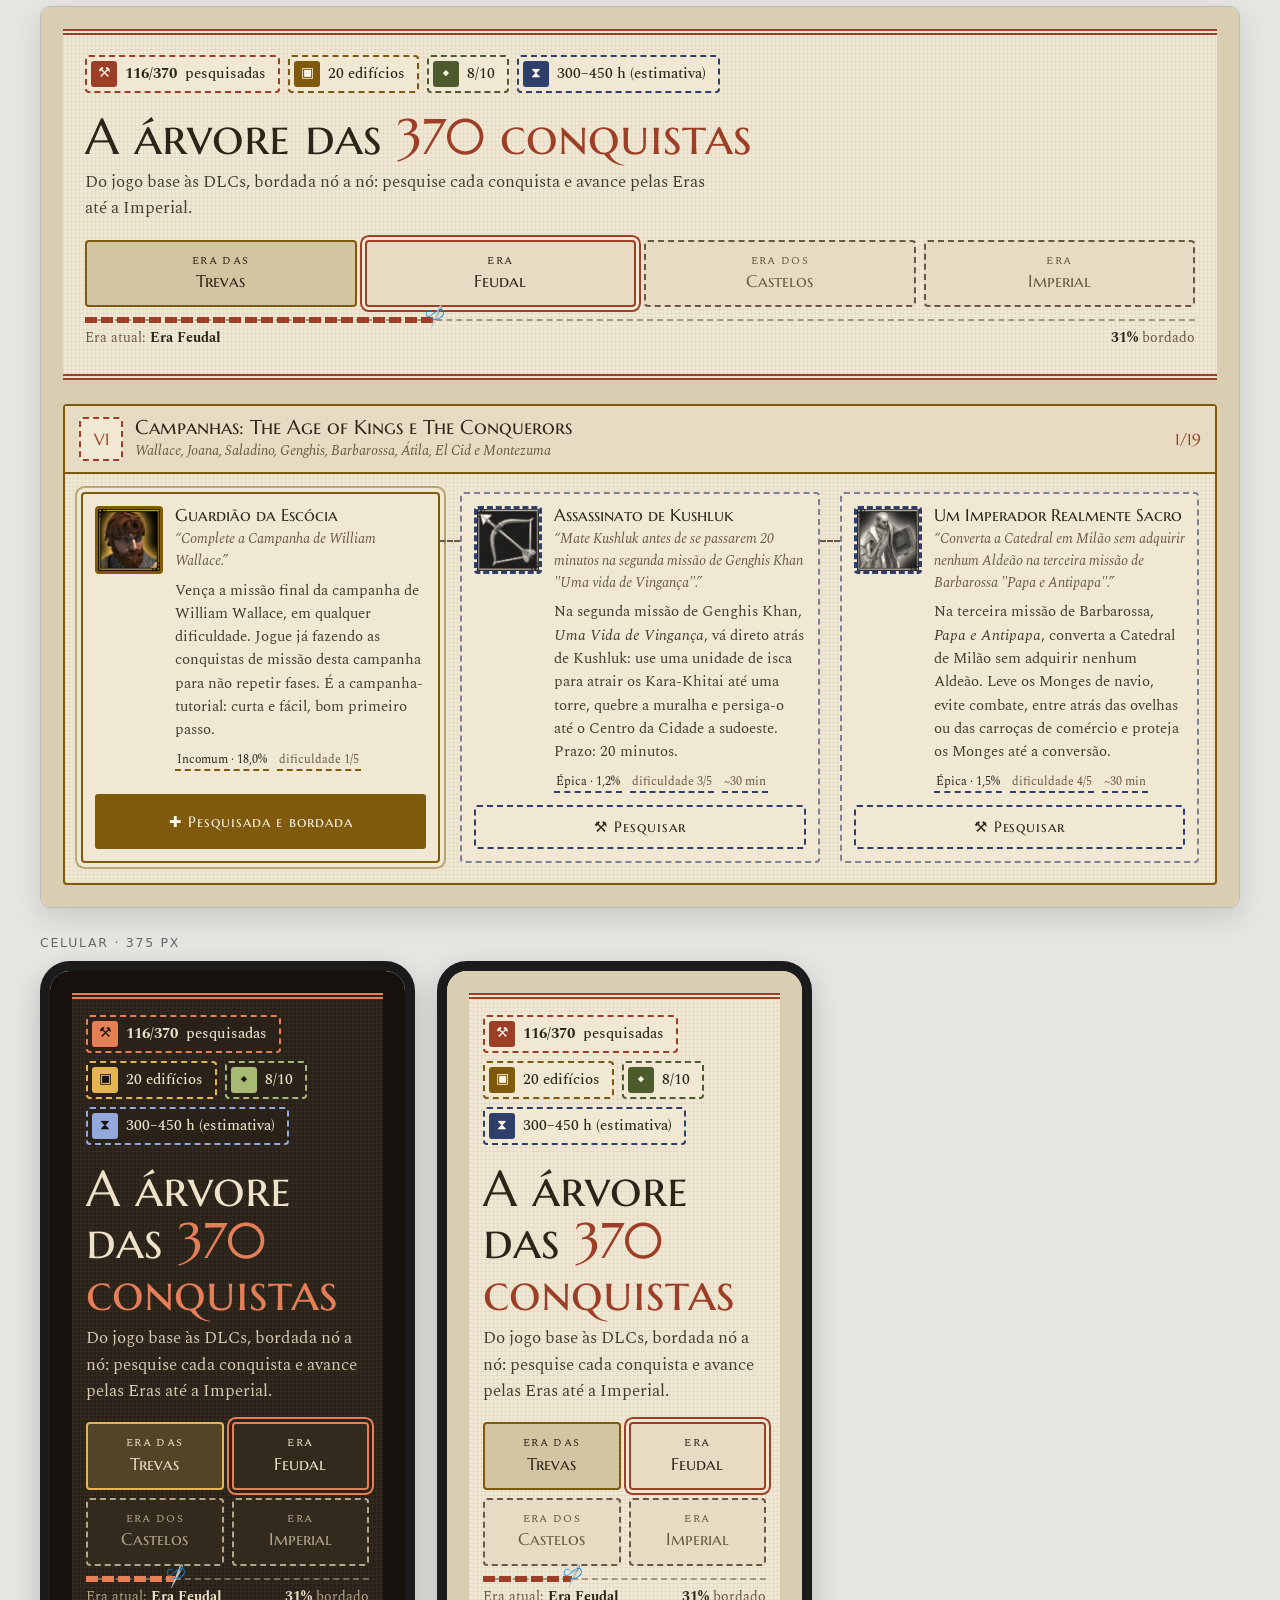
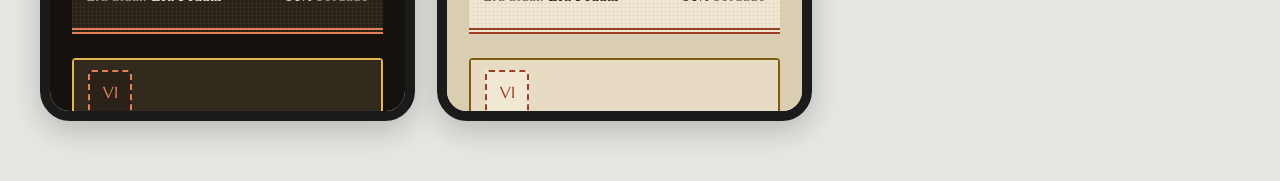
<file: docs/pranchas/conceito-4.html>
<!DOCTYPE html>
<html lang="pt-BR">
<head>
<meta charset="utf-8">
<meta name="viewport" content="width=device-width, initial-scale=1">
<title>Conceito 4 — A Árvore Bordada (1 + 3)</title>
<link rel="preconnect" href="https://fonts.googleapis.com"><link rel="preconnect" href="https://fonts.gstatic.com" crossorigin>
<link href="https://fonts.googleapis.com/css2?family=Marcellus+SC&family=Spectral:ital,wght@0,400;0,500;0,700;1,400&display=swap" rel="stylesheet">
<link rel="stylesheet" href="prancha.css">
<style>
/* ===== Conceito 4: A Árvore Bordada — a estrutura da árvore de tecnologia (1) feita no material da tapeçaria (3) ===== */
.t-escuro{ /* "Salão à luz de tocha" */
  --parede:#16110c;--linho:#2a2218;--linho2:#332a1e;--linho3:#3f3426;--fio:#eee2c9;--suave:#d8cbb1;--mudo:#b5a689;
  --terracota:#e47f58;--ocre:#e5b552;--salvia:#a6ba73;--anil:#93a9dc;--tinta:#1b140d;--trama:#ffffff08;--cinza:grayscale(1) brightness(.6) sepia(.25);
}
.t-claro{ /* "Linho cru" */
  --parede:#d9cdb2;--linho:#f1e8d4;--linho2:#e7dcc3;--linho3:#dccfb2;--fio:#2c2418;--suave:#463a2b;--mudo:#675944;
  --terracota:#9c3f26;--ocre:#7f5a0c;--salvia:#4c5b2b;--anil:#2e3f6b;--tinta:#fbf5e8;--trama:#0000000b;--cinza:grayscale(1) contrast(.8) brightness(1.1) sepia(.2);
}
.c4{background:var(--parede);color:var(--fio);font:17px/1.55 Spectral,Georgia,serif;padding:22px}
.c4 *{box-sizing:border-box}
.c4-tecido{background:repeating-linear-gradient(0deg,var(--trama) 0 1px,transparent 1px 4px),repeating-linear-gradient(90deg,var(--trama) 0 1px,transparent 1px 4px),var(--linho)}
.c4 h1,.c4 h2,.c4 h3,.c4-sc{font-family:"Marcellus SC",serif;font-weight:400}
/* Barra de recursos do jogo, bordada em retalhos */
.c4-recursos{display:flex;flex-wrap:wrap;gap:8px}
.c4-recursos span{display:inline-flex;align-items:center;gap:8px;padding:4px 12px 4px 4px;border:2px dashed var(--c);border-radius:4px;font-weight:500;font-size:.92rem;background:var(--linho)}
.c4-recursos i{width:26px;height:26px;border-radius:3px;display:grid;place-items:center;font-style:normal;font-size:.85rem;color:var(--tinta);background:var(--c)}
.c4-topo{padding:20px 22px 24px;border-block:6px double var(--terracota)}
.c4-topo h1{font-size:clamp(1.9rem,5vw,3.1rem);line-height:1.05;margin:18px 0 6px}
.c4-topo h1 b{color:var(--terracota);font-weight:400}
.c4-topo p{color:var(--suave);margin:0 0 18px;max-width:640px}
/* As quatro Eras, bordadas; o fio vermelho atravessa as Eras */
.c4-eras{position:relative;display:grid;grid-template-columns:repeat(4,1fr);gap:8px;padding-bottom:20px}
.c4-era{padding:10px 8px;text-align:center;border:2px dashed var(--mudo);border-radius:4px;background:var(--linho2);color:var(--mudo)}
.c4-era small{display:block;font-size:.7rem;letter-spacing:.12em;text-transform:uppercase}
.c4-era strong{font:400 1.08rem "Marcellus SC",serif}
.c4-era[data-passada]{border-style:solid;border-color:var(--ocre);color:var(--fio);background:color-mix(in srgb,var(--ocre) 18%,var(--linho2))}
.c4-era[data-atual]{border-style:solid;border-color:var(--terracota);color:var(--fio);box-shadow:0 0 0 3px var(--linho),0 0 0 5px var(--terracota)}
.c4-fio{position:absolute;left:0;right:0;bottom:4px;height:6px}
.c4-fio:before{content:"";position:absolute;inset:2px 0 auto;border-top:2px dashed color-mix(in srgb,var(--mudo) 55%,transparent)}
.c4-fio i{position:absolute;left:0;top:0;height:6px;width:calc(var(--g-progresso,0)*100%);background:repeating-linear-gradient(90deg,var(--terracota) 0 12px,transparent 12px 16px);transition:width .8s}
.c4-fio b{position:absolute;top:-12px;left:calc(var(--g-progresso,0)*100% - 8px);transform:rotate(-20deg);transition:left .8s}
.c4-pct{display:flex;justify-content:space-between;color:var(--mudo);font-size:.9rem}
.c4-pct b{color:var(--fio)}
/* Capítulo = um edifício da árvore, com placa bordada */
.c4-cap{margin-top:24px;border:2px solid var(--ocre);border-radius:4px}
.c4-cap header{display:flex;align-items:center;gap:12px;padding:10px 14px;background:var(--linho2);border-bottom:2px solid var(--ocre)}
.c4-cap .ic{flex:none;width:44px;height:44px;border:2px dashed var(--terracota);border-radius:4px;display:grid;place-items:center;font:400 1rem "Marcellus SC",serif;color:var(--terracota);background:var(--linho)}
.c4-cap h2{margin:0;font-size:1.25rem;line-height:1.2}
.c4-cap header p{margin:0;color:var(--mudo);font-size:.9rem;font-style:italic}
.c4-cap .cnt{margin-left:auto;color:var(--terracota);white-space:nowrap;font:400 1rem "Marcellus SC",serif}
/* Nós da árvore, costurados no linho e ligados por linha de bordado */
.c4-nos{position:relative;display:grid;grid-template-columns:repeat(3,minmax(0,1fr));gap:20px;padding:18px 16px 20px}
[data-raridade="epic"]{--cor:var(--anil)}[data-raridade="rare"]{--cor:var(--salvia)}[data-raridade="uncommon"]{--cor:var(--ocre)}[data-raridade="common"]{--cor:var(--terracota)}
.c4-no{position:relative;display:grid;grid-template-columns:68px minmax(0,1fr);gap:12px;padding:12px;border:2px dashed color-mix(in srgb,var(--cor) 60%,transparent);border-radius:4px;background:var(--linho);transition:border-color .4s,box-shadow .4s}
.c4-no:not(:last-child):after{content:"";position:absolute;top:46px;right:-22px;width:20px;border-top:2px dashed var(--mudo)}
.c4-icone{width:68px;height:68px;border:3px dashed var(--cor);border-radius:4px;overflow:hidden;transition:border-style .3s}
.c4-icone img{width:100%;height:100%;display:block;filter:var(--cinza);transition:filter .6s}
.c4-no[data-feita]{border-style:solid;border-color:var(--cor);box-shadow:0 0 0 4px var(--linho),0 0 0 6px color-mix(in srgb,var(--cor) 45%,transparent)}
.c4-no[data-feita] .c4-icone{border-style:solid}
.c4-no[data-feita] .c4-icone img{filter:none}
.c4-no h3{margin:0;font-size:1.04rem;line-height:1.25}
.c4-no .desc{margin:2px 0 6px;color:var(--mudo);font-size:.88rem;font-style:italic}
.c4-no .dica{margin:0;color:var(--suave);font-size:.94rem}
.c4-tags{display:flex;gap:8px;flex-wrap:wrap;margin-top:8px;font-size:.78rem;color:var(--mudo)}
.c4-tags span{border-bottom:2px dashed var(--cor);padding:0 2px}
.c4-tags .rar{color:var(--fio)}
.c4-pesq{grid-column:1/-1;display:flex;align-items:center;justify-content:center;min-height:44px;border:2px dashed var(--cor);border-radius:3px;cursor:pointer;font:400 .95rem "Marcellus SC",serif;letter-spacing:.06em}
.c4-pesq input{position:absolute;opacity:0;width:1px;height:1px}
.c4-pesq:before{content:"⚒ Pesquisar"}
.c4-no[data-feita] .c4-pesq{border-style:solid;background:var(--cor);color:var(--tinta)}
.c4-no[data-feita] .c4-pesq:before{content:"✚ Pesquisada e bordada"}
.c4-pesq:focus-within{outline:2px solid var(--ocre);outline-offset:2px}
@container (max-width:640px){
  .c4{padding:12px}.c4-topo{padding:16px 14px 20px}
  .c4-eras{grid-template-columns:repeat(2,1fr)}
  .c4-nos{grid-template-columns:1fr;padding-left:32px}
  .c4-nos:before{content:"";position:absolute;left:15px;top:18px;bottom:20px;border-left:2px dashed var(--mudo)}
  .c4-no:after{display:none}
  .c4-no:before{content:"";position:absolute;left:-19px;top:46px;width:17px;border-top:2px dashed var(--mudo)}
  .c4-cap header{flex-wrap:wrap}
}
</style>
</head>
<body>
<div class="pr-wrap">
 <div class="pr-head">
  <div><h1>Conceito 4 · A Árvore Bordada <small style="font-weight:400;color:#777">(1 + 3, mais tapeçaria)</small></h1>
   <p><strong>A árvore de tecnologia do jogo, bordada numa tapeçaria.</strong> A estrutura vem do conceito 1 (Eras, edifícios, nós a pesquisar, barra de recursos); o material vem do 3 (linho, lã, costura tracejada, fio com agulha).</p></div>
  <div class="pr-nav"><a href="conceito-1.html">Conceito 1</a><a href="conceito-3.html">Conceito 3</a><a href="conceito-5.html">Conceito 5 →</a></div>
 </div>
 <div class="pr-grid">
  <div class="pr-box">
   <h2>O que vem de cada um</h2>
   <table>
    <tr><td>Do 1 (árvore)</td><td>Barra de recursos com os números do 100%; trilho das quatro Eras; capítulo como edifício; conquista como nó com ícone apagado até ser pesquisado; linhas ligando os nós; verbo "Pesquisar"</td></tr>
    <tr><td>Do 3 (tapeçaria)</td><td>Fundo de linho com trama; cores de lã por raridade; costura tracejada que fecha ao marcar; bainha dupla; fio vermelho com agulha como barra de progresso</td></tr>
    <tr><td>Sai do 3</td><td>A faixa das 20 cenas, os títulos em letra de legenda (Metamorphous) e o vocabulário de bordado nos filtros</td></tr>
    <tr><td>Por que faz sentido</td><td>Tapeçarias medievais narravam o avanço de um povo; aqui ela borda o avanço pelas Eras</td></tr>
   </table>
  </div>
  <div class="pr-box">
   <h2>Paleta e fontes</h2>
   <b>Escuro · "Salão à luz de tocha"</b> e <b>Claro · "Linho cru"</b> (as do conceito 3)
   <div class="pr-sw"><span style="background:#2a2218;color:#eee2c9">linho</span><span style="background:#e47f58">terracota</span><span style="background:#e5b552">ocre</span><span style="background:#a6ba73">sálvia</span><span style="background:#93a9dc">anil</span><span style="background:#f1e8d4">linho cru</span></div>
   <p style="margin:0"><span style="font:400 1.5rem 'Marcellus SC',serif">Marcellus SC</span> títulos (do 1, mais legível que a letra de legenda) · <span style="font:400 1.05rem Spectral,serif">Spectral</span> texto (do 3).</p>
   <h2 style="margin-top:14px">Momento de assinatura</h2>
   <p class="pr-note" style="margin:0">"Pesquisar": o ícone cinza ganha cor e a costura do nó fecha; o fio vermelho avança pelas Eras e a Era atual ganha a moldura bordada. <b>Teste: clique em "Pesquisar".</b></p>
  </div>
 </div>
 <div class="pr-label">Recorte real · tema escuro</div>
 <div class="pr-frame"><div class="c4 t-escuro" data-quadro></div></div>
 <div class="pr-label">Recorte real · tema claro</div>
 <div class="pr-frame"><div class="c4 t-claro" data-quadro></div></div>
 <div class="pr-label">Celular · 375 px</div>
 <div class="pr-phones">
  <div class="pr-phone"><div class="c4 t-escuro" data-quadro></div></div>
  <div class="pr-phone"><div class="c4 t-claro" data-quadro></div></div>
 </div>
</div>
<script src="dados.js"></script>
<script src="prancha.js"></script>
<script>
(async () => {
const ERAS = [['Era das', 'Trevas', 0], ['Era', 'Feudal', .25], ['Era dos', 'Castelos', .5], ['Era', 'Imperial', .75]];
const render = vm => `
<section class="c4-topo c4-tecido">
 <div class="c4-recursos">
  <span style="--c:var(--terracota)"><i>⚒</i><b data-feitas></b> pesquisadas</span><span style="--c:var(--ocre)"><i>▣</i>${vm.nCapitulos} edifícios</span>
  <span style="--c:var(--salvia)"><i>◆</i>${vm.overview.difficulty}/10</span><span style="--c:var(--anil)"><i>⧗</i>${vm.overview.hours}</span>
 </div>
 <h1>A árvore das <b>${vm.total} conquistas</b></h1>
 <p>Do jogo base às DLCs, bordada nó a nó: pesquise cada conquista e avance pelas Eras até a Imperial.</p>
 <div class="c4-eras">${ERAS.map(([a, b]) => `<div class="c4-era" data-era><small>${a}</small><strong>${b}</strong></div>`).join('')}
  <div class="c4-fio" aria-hidden="true"><i></i><b>🪡</b></div></div>
 <div class="c4-pct"><span>Era atual: <b data-era-nome></b></span><span><b data-pct></b> bordado</span></div>
</section>
<section class="c4-cap c4-tecido">
 <header><span class="ic">VI</span><div><h2>${vm.capitulo.titulo}</h2><p>${vm.capitulo.subtitulo}</p></div><span class="cnt">1/${vm.capitulo.total}</span></header>
 <div class="c4-nos">${vm.cards.map(c => `
  <article class="c4-no" data-card data-raridade="${c.raridade.chave}"${c.feita ? ' data-feita' : ''}>
   <div class="c4-icone"><img src="${c.icone}" alt=""></div>
   <div><h3>${c.nome}</h3><p class="desc">“${c.desc}”</p><p class="dica">${c.dica}</p>
    <div class="c4-tags"><span class="rar">${c.raridade.rotulo} · ${c.raridade.pct}</span>${c.dificuldade ? `<span>dificuldade ${c.dificuldade}/5</span>` : ''}${c.tempo ? `<span>${c.tempo}</span>` : ''}</div></div>
   <label class="c4-pesq"><input type="checkbox" aria-label="Pesquisar ${c.nome}"></label>
  </article>`).join('')}
 </div>
</section>`;
await montar({ render, capitulo: 'reis', ids: ['ACHIEVEMENT_CAMPAIGN_WALLACE_COMPLETED', 'ACHIEVEMENT_KUSHLUK_ASSASSINATION', 'ACHIEVEMENT_CATHEDRAL_RUSH'], feitas: ['ACHIEVEMENT_CAMPAIGN_WALLACE_COMPLETED'] });
document.querySelectorAll('[data-quadro]').forEach(q => {
  const set = p => {
    const i = ERAS.filter(([, , min]) => p >= min).length - 1;
    q.querySelectorAll('[data-era]').forEach((el, k) => { el.toggleAttribute('data-passada', k < i); el.toggleAttribute('data-atual', k === i); });
    q.querySelectorAll('[data-era-nome]').forEach(el => { el.textContent = ERAS[i][0] + ' ' + ERAS[i][1]; });
  };
  q.addEventListener('progresso', e => set(e.detail));
  set(+getComputedStyle(q).getPropertyValue('--g-progresso') || 0);
});
})();
</script>
</body>
</html>
</file>
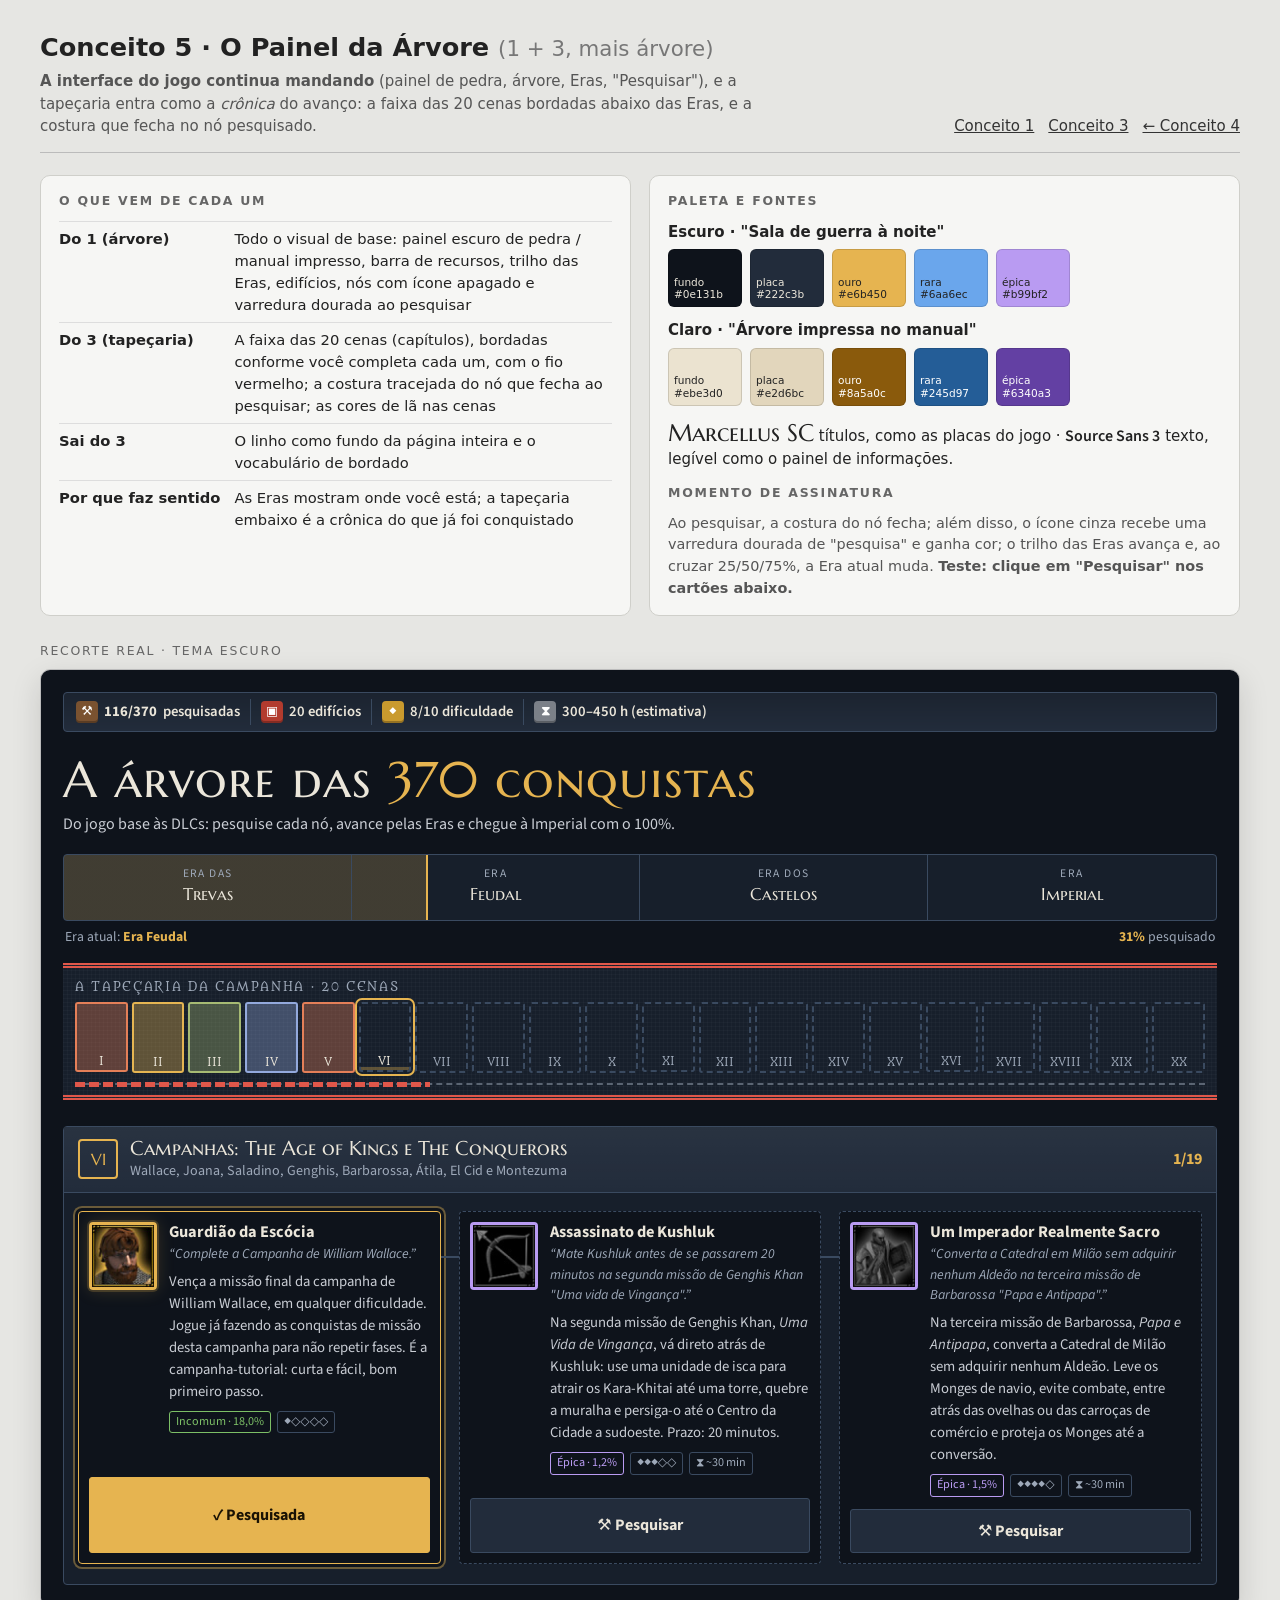
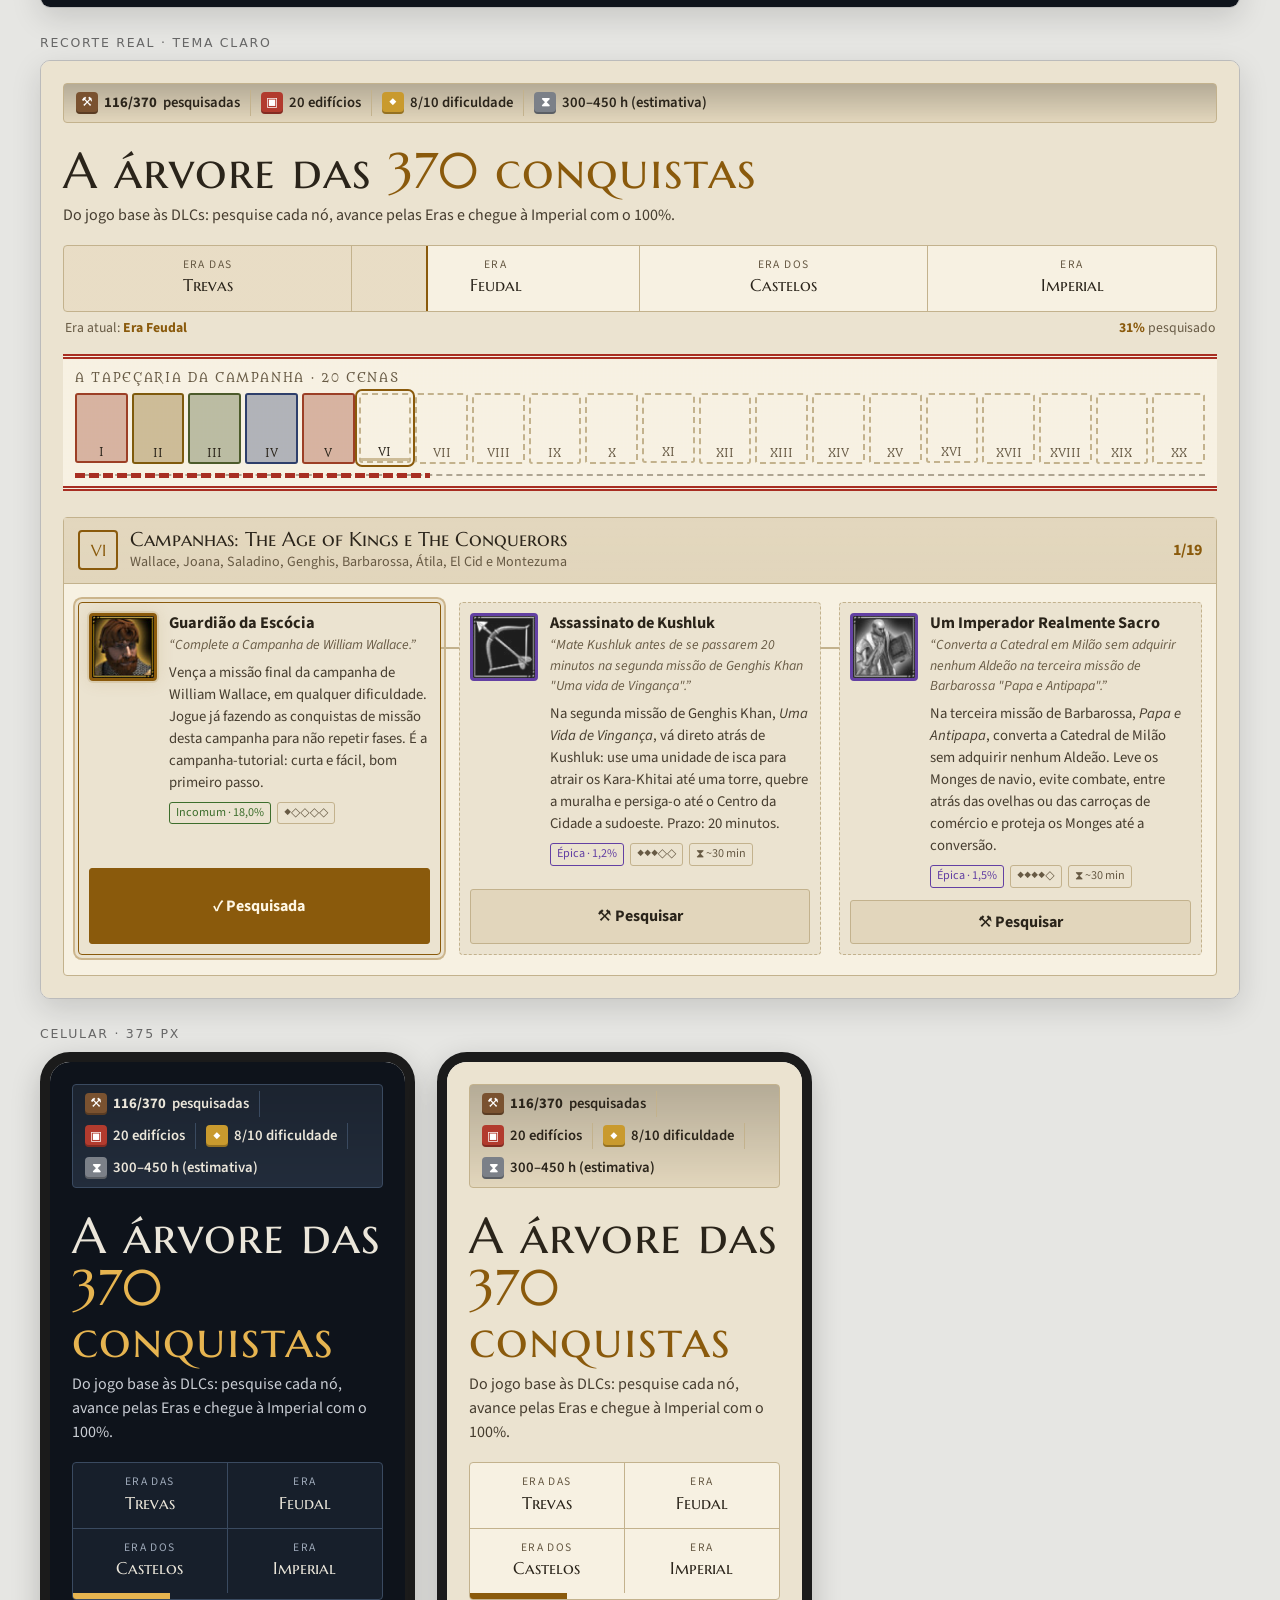
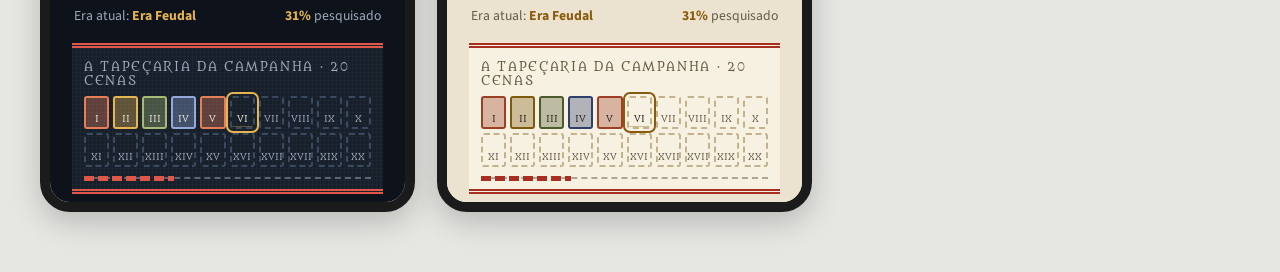
<file: docs/pranchas/conceito-5.html>
<!DOCTYPE html>
<html lang="pt-BR">
<head>
<meta charset="utf-8">
<meta name="viewport" content="width=device-width, initial-scale=1">
<title>Conceito 5 — O Painel da Árvore com a Tapeçaria (1 + 3)</title>
<link rel="preconnect" href="https://fonts.googleapis.com"><link rel="preconnect" href="https://fonts.gstatic.com" crossorigin>
<link href="https://fonts.googleapis.com/css2?family=Marcellus+SC&family=Metamorphous&family=Source+Sans+3:ital,wght@0,400;0,600;0,700;1,400&display=swap" rel="stylesheet">
<link rel="stylesheet" href="prancha.css">
<style>
/* ===== Conceito 1: A Árvore de Tecnologia ===== */
.t-escuro{ /* "Sala de guerra à noite" */
  --fundo:#0e131b;--painel:#171f2b;--placa:#222c3b;--linha:#3a4a60;--texto:#ebe6da;--suave:#c9cdd4;--mudo:#9ea9b9;
  --ouro:#e6b450;--ouro-tinta:#1a1204;--vermelho:#e0574a;--azul:#6aa6ec;--verde:#7cbf66;--roxo:#b99bf2;--cinza-icone:grayscale(1) brightness(.55);
  --brilho:#e6b45033;
}
.t-claro{ /* "Árvore impressa no manual" */
  --fundo:#ebe3d0;--painel:#f7f1e2;--placa:#e2d6bc;--linha:#c3b28d;--texto:#2a241a;--suave:#463d2f;--mudo:#675a44;
  --ouro:#8a5a0c;--ouro-tinta:#fff7e4;--vermelho:#a82e22;--azul:#245d97;--verde:#3d6e2c;--roxo:#6340a3;--cinza-icone:grayscale(1) contrast(.8) brightness(1.15);
  --brilho:#8a5a0c22;
}
.c1{background:var(--fundo);color:var(--texto);font:16px/1.5 "Source Sans 3",system-ui,sans-serif;padding:22px}
.c1 *{box-sizing:border-box}
/* Barra de recursos (o contador do canto do jogo) */
.c1-recursos{display:flex;flex-wrap:wrap;gap:6px;background:linear-gradient(#0003,#0000),var(--placa);border:1px solid var(--linha);border-radius:4px;padding:6px 8px;font-weight:600;font-size:.92rem}
.c1-recursos span{display:inline-flex;align-items:center;gap:6px;padding:2px 10px 2px 4px;border-right:1px solid var(--linha)}
.c1-recursos span:last-child{border-right:0}
.c1-recursos i{width:22px;height:22px;border-radius:4px;display:inline-grid;place-items:center;font-style:normal;font-size:.8rem;color:#fff;box-shadow:inset 0 -2px 0 #0004}
.c1-recursos .r1{background:#7a5230}.c1-recursos .r2{background:#b23b2e}.c1-recursos .r3{background:#c99a2e}.c1-recursos .r4{background:#7b8088}
/* As quatro Eras como trilho de progresso */
.c1-topo h1{font-family:"Marcellus SC",serif;font-weight:400;font-size:clamp(1.9rem,5vw,3.1rem);line-height:1.05;margin:22px 0 6px;letter-spacing:.02em}
.c1-topo h1 b{color:var(--ouro);font-weight:400}
.c1-topo p{color:var(--suave);margin:0 0 18px;max-width:640px}
.c1-eras{position:relative;display:grid;grid-template-columns:repeat(4,1fr);gap:0;border:1px solid var(--linha);border-radius:4px;overflow:hidden;background:var(--painel)}
.c1-eras:before{content:"";position:absolute;left:0;top:0;bottom:0;width:calc(var(--g-progresso,0)*100%);background:linear-gradient(90deg,var(--brilho),var(--brilho));border-right:2px solid var(--ouro);transition:width .6s}
.c1-era{position:relative;padding:10px 10px 12px;border-right:1px solid var(--linha);text-align:center}
.c1-era:last-child{border-right:0}
.c1-era small{display:block;color:var(--mudo);font-size:.72rem;letter-spacing:.12em;text-transform:uppercase}
.c1-era strong{font-family:"Marcellus SC",serif;font-weight:400;font-size:1.05rem}
.c1-pct{display:flex;justify-content:space-between;color:var(--mudo);font-size:.86rem;margin:6px 2px 0}
.c1-pct b{color:var(--ouro)}
/* Capítulo = um edifício da árvore */
.c1-cap{margin-top:26px;border:1px solid var(--linha);border-radius:4px;background:var(--painel)}
.c1-cap header{display:flex;align-items:center;gap:12px;padding:10px 14px;background:linear-gradient(#ffffff08,#0000),var(--placa);border-bottom:1px solid var(--linha)}
.c1-cap header .ic{width:40px;height:40px;border-radius:4px;border:2px solid var(--ouro);display:grid;place-items:center;font-family:"Marcellus SC",serif;color:var(--ouro)}
.c1-cap h2{font-family:"Marcellus SC",serif;font-weight:400;font-size:1.25rem;margin:0;line-height:1.2}
.c1-cap header p{margin:0;color:var(--mudo);font-size:.88rem}
.c1-cap header .cnt{margin-left:auto;font-weight:700;color:var(--ouro);white-space:nowrap}
/* Nós da árvore */
.c1-nos{position:relative;display:grid;grid-template-columns:repeat(3,minmax(0,1fr));gap:18px;padding:18px 14px 20px}
.c1-no{position:relative;display:grid;grid-template-columns:68px minmax(0,1fr);gap:12px;background:var(--fundo);border:1px solid var(--linha);border-radius:4px;padding:10px}
.c1-no:not(:last-child):after{content:"";position:absolute;top:44px;right:-19px;width:18px;border-top:2px solid var(--linha)}
.c1-icone{position:relative;width:68px;height:68px;border:3px solid var(--borda,var(--linha));border-radius:4px;overflow:hidden}
.c1-icone img{width:100%;height:100%;display:block;filter:var(--cinza-icone);transition:filter .5s}
.c1-icone:after{content:"";position:absolute;inset:0;background:conic-gradient(var(--ouro) 0turn,transparent 0turn);opacity:.55;pointer-events:none}
.c1-no[data-feita] .c1-icone img{filter:none}
.c1-no[data-feita] .c1-icone{border-color:var(--ouro);box-shadow:0 0 0 2px var(--brilho),0 0 18px var(--brilho)}
.c1-no[data-feita] .c1-icone:after{animation:c1-pesquisa .9s ease-out forwards}
@keyframes c1-pesquisa{0%{background:conic-gradient(var(--ouro) 0turn,transparent 0turn);opacity:.6}99%{background:conic-gradient(var(--ouro) 1turn,transparent 1turn);opacity:.6}100%{opacity:0}}
[data-raridade="epic"]{--borda:var(--roxo)}[data-raridade="rare"]{--borda:var(--azul)}[data-raridade="uncommon"]{--borda:var(--verde)}[data-raridade="common"]{--borda:var(--mudo)}
.c1-no h3{margin:0;font-size:1.02rem;line-height:1.25}
.c1-no .desc{margin:2px 0 6px;color:var(--mudo);font-size:.86rem;font-style:italic}
.c1-no .dica{margin:0;color:var(--suave);font-size:.92rem}
.c1-tags{display:flex;gap:6px;flex-wrap:wrap;margin-top:8px;font-size:.76rem}
.c1-tags span{border:1px solid var(--linha);border-radius:3px;padding:1px 6px;color:var(--mudo)}
.c1-tags .rar{color:var(--borda);border-color:var(--borda)}
.c1-pesq{grid-column:1/-1;display:flex;align-items:center;justify-content:center;gap:8px;min-height:44px;border:1px solid var(--linha);border-radius:3px;background:var(--placa);font-weight:700;cursor:pointer;color:var(--texto)}
.c1-pesq input{position:absolute;opacity:0;width:1px;height:1px}
.c1-pesq:before{content:"⚒ Pesquisar"}
.c1-no[data-feita] .c1-pesq{background:var(--ouro);color:var(--ouro-tinta);border-color:var(--ouro)}
.c1-no[data-feita] .c1-pesq:before{content:"✓ Pesquisada"}
.c1-pesq:focus-within{outline:2px solid var(--ouro);outline-offset:2px}
@container (max-width:640px){
  .c1{padding:14px}
  .c1-eras{grid-template-columns:repeat(2,1fr);padding-bottom:6px}
  .c1-eras:before{top:auto;height:6px;border-right:0;background:var(--ouro)}
  .c1-era:nth-child(2){border-right:0}.c1-era:nth-child(-n+2){border-bottom:1px solid var(--linha)}
  .c1-nos{grid-template-columns:1fr;padding-left:30px}
  .c1-nos:before{content:"";position:absolute;left:15px;top:18px;bottom:20px;border-left:2px solid var(--linha)}
  .c1-no:after{display:none}
  .c1-no:before{content:"";position:absolute;left:-16px;top:44px;width:15px;border-top:2px solid var(--linha)}
  .c1-cap header{flex-wrap:wrap}
}
/* ===== Conceito 5: o painel da árvore (1) com a faixa de cenas e a costura da tapeçaria (3) ===== */
.t-escuro{--la1:#e47f58;--la2:#e5b552;--la3:#a6ba73;--la4:#93a9dc}
.t-claro{--la1:#9c3f26;--la2:#7f5a0c;--la3:#4c5b2b;--la4:#2e3f6b}
.c5-faixa{margin-top:16px;padding:12px 12px 22px;border-block:5px double var(--vermelho);background:repeating-linear-gradient(0deg,#ffffff06 0 1px,transparent 1px 4px),repeating-linear-gradient(90deg,#ffffff06 0 1px,transparent 1px 4px),var(--painel);position:relative}
.c5-faixa small{display:block;font:400 .74rem Metamorphous,serif;letter-spacing:.14em;text-transform:uppercase;color:var(--mudo);margin-bottom:8px}
.c5-cenas{display:grid;grid-template-columns:repeat(20,minmax(0,1fr));gap:4px}
.c5-cena{aspect-ratio:3/4;border:2px dashed var(--linha);border-radius:3px;display:grid;place-items:end center;padding-bottom:2px;font:400 .66rem Metamorphous,serif;color:var(--mudo);position:relative;overflow:hidden}
.c5-cena:nth-child(4n+1){--c:var(--la1)}.c5-cena:nth-child(4n+2){--c:var(--la2)}.c5-cena:nth-child(4n+3){--c:var(--la3)}.c5-cena:nth-child(4n){--c:var(--la4)}
.c5-cena:before{content:"";position:absolute;left:0;right:0;bottom:0;height:var(--h,0%);background:color-mix(in srgb,var(--c) 35%,transparent)}
.c5-cena span{position:relative}
.c5-cena[data-bordada]{border-style:solid;border-color:var(--c);color:var(--texto)}
.c5-cena[data-atual]{outline:2px solid var(--ouro);outline-offset:2px;color:var(--texto)}
.c5-faixa .c5-fio{position:absolute;left:12px;right:12px;bottom:8px;height:4px;border-top:2px dashed color-mix(in srgb,var(--mudo) 50%,transparent)}
.c5-faixa .c5-fio i{position:absolute;left:0;top:-3px;height:5px;width:calc(var(--g-progresso,0)*100%);background:repeating-linear-gradient(90deg,var(--vermelho) 0 10px,transparent 10px 14px);transition:width .8s}
/* ao pesquisar, o nó ganha costura: moldura tracejada que fecha */
.c1-no{border-style:dashed}
.c1-no[data-feita]{border-style:solid;border-color:var(--ouro);box-shadow:0 0 0 3px var(--fundo),0 0 0 5px color-mix(in srgb,var(--ouro) 40%,transparent)}
@container (max-width:640px){.c5-cenas{grid-template-columns:repeat(10,minmax(0,1fr))}.c5-cena{font-size:.55rem}}
</style>
</head>
<body>
<div class="pr-wrap">
 <div class="pr-head">
  <div><h1>Conceito 5 · O Painel da Árvore <small style="font-weight:400;color:#777">(1 + 3, mais árvore)</small></h1>
   <p><strong>A interface do jogo continua mandando</strong> (painel de pedra, árvore, Eras, "Pesquisar"), e a tapeçaria entra como a <em>crônica</em> do avanço: a faixa das 20 cenas bordadas abaixo das Eras, e a costura que fecha no nó pesquisado.</p></div>
  <div class="pr-nav"><a href="conceito-1.html">Conceito 1</a><a href="conceito-3.html">Conceito 3</a><a href="conceito-4.html">← Conceito 4</a></div>
 </div>

 <div class="pr-grid">
  <div class="pr-box">
   <h2>O que vem de cada um</h2>
   <table>
    <tr><td>Do 1 (árvore)</td><td>Todo o visual de base: painel escuro de pedra / manual impresso, barra de recursos, trilho das Eras, edifícios, nós com ícone apagado e varredura dourada ao pesquisar</td></tr>
    <tr><td>Do 3 (tapeçaria)</td><td>A faixa das 20 cenas (capítulos), bordadas conforme você completa cada um, com o fio vermelho; a costura tracejada do nó que fecha ao pesquisar; as cores de lã nas cenas</td></tr>
    <tr><td>Sai do 3</td><td>O linho como fundo da página inteira e o vocabulário de bordado</td></tr>
    <tr><td>Por que faz sentido</td><td>As Eras mostram onde você está; a tapeçaria embaixo é a crônica do que já foi conquistado</td></tr>
   </table>
  </div>
  <div class="pr-box">
   <h2>Paleta e fontes</h2>
   <b>Escuro · "Sala de guerra à noite"</b>
   <div class="pr-sw"><span style="background:#0e131b;color:#ebe6da">fundo #0e131b</span><span style="background:#222c3b;color:#ebe6da">placa #222c3b</span><span style="background:#e6b450">ouro #e6b450</span><span style="background:#6aa6ec">rara #6aa6ec</span><span style="background:#b99bf2">épica #b99bf2</span></div>
   <b>Claro · "Árvore impressa no manual"</b>
   <div class="pr-sw"><span style="background:#ebe3d0">fundo #ebe3d0</span><span style="background:#e2d6bc">placa #e2d6bc</span><span style="background:#8a5a0c;color:#fff">ouro #8a5a0c</span><span style="background:#245d97;color:#fff">rara #245d97</span><span style="background:#6340a3;color:#fff">épica #6340a3</span></div>
   <p style="margin:0"><span style="font:400 1.5rem 'Marcellus SC',serif">Marcellus SC</span> títulos, como as placas do jogo · <span style="font:600 1rem 'Source Sans 3',sans-serif">Source Sans 3</span> texto, legível como o painel de informações.</p>
   <h2 style="margin-top:14px">Momento de assinatura</h2>
   <p class="pr-note" style="margin:0">Ao pesquisar, a costura do nó fecha; além disso, o ícone cinza recebe uma varredura dourada de "pesquisa" e ganha cor; o trilho das Eras avança e, ao cruzar 25/50/75%, a Era atual muda. <b>Teste: clique em "Pesquisar" nos cartões abaixo.</b></p>
  </div>
 </div>

 <div class="pr-label">Recorte real · tema escuro</div>
 <div class="pr-frame"><div class="c1 t-escuro" data-quadro></div></div>
 <div class="pr-label">Recorte real · tema claro</div>
 <div class="pr-frame"><div class="c1 t-claro" data-quadro></div></div>
 <div class="pr-label">Celular · 375 px</div>
 <div class="pr-phones">
  <div class="pr-phone"><div class="c1 t-escuro" data-quadro></div></div>
  <div class="pr-phone"><div class="c1 t-claro" data-quadro></div></div>
 </div>
</div>
<script src="dados.js"></script>
<script src="prancha.js"></script>
<script>
(async () => {
const ERAS = [['Era das Trevas', 0], ['Era Feudal', .25], ['Era dos Castelos', .5], ['Era Imperial', .75]];
const render = vm => `
<section class="c1-topo">
 <div class="c1-recursos" aria-label="Números do 100%">
  <span><i class="r1">⚒</i><b data-feitas></b> pesquisadas</span><span><i class="r2">▣</i>${vm.nCapitulos} edifícios</span>
  <span><i class="r3">◆</i>${vm.overview.difficulty}/10 dificuldade</span><span><i class="r4">⧗</i>${vm.overview.hours}</span>
 </div>
 <h1>A árvore das <b>${vm.total} conquistas</b></h1>
 <p>Do jogo base às DLCs: pesquise cada nó, avance pelas Eras e chegue à Imperial com o 100%.</p>
 <div class="c1-eras">${ERAS.map(([n]) => `<div class="c1-era"><small>${n.split(' ').slice(0, -1).join(' ')}</small><strong>${n.split(' ').pop()}</strong></div>`).join('')}</div>
 <div class="c1-pct"><span>Era atual: <b data-era></b></span><span><b data-pct></b> pesquisado</span></div>
 <div class="c5-faixa"><small>A tapeçaria da campanha · 20 cenas</small>
  <div class="c5-cenas">${Array.from({ length: vm.nCapitulos }, (_, i) => `<span class="c5-cena"${i < 5 ? ' data-bordada style="--h:100%"' : ''}${i === 5 ? ' data-atual style="--h:5%"' : ''}><span>${['I','II','III','IV','V','VI','VII','VIII','IX','X','XI','XII','XIII','XIV','XV','XVI','XVII','XVIII','XIX','XX'][i]}</span></span>`).join('')}</div>
  <div class="c5-fio"><i></i></div></div>
</section>
<section class="c1-cap">
 <header><span class="ic">${['I','II','III','IV','V','VI','VII'][vm.capitulo.n - 1]}</span><div><h2>${vm.capitulo.titulo}</h2><p>${vm.capitulo.subtitulo}</p></div><span class="cnt">1/${vm.capitulo.total}</span></header>
 <div class="c1-nos">${vm.cards.map(c => `
  <article class="c1-no" data-card data-raridade="${c.raridade.chave}"${c.feita ? ' data-feita' : ''}>
   <div class="c1-icone"><img src="${c.icone}" alt=""></div>
   <div><h3>${c.nome}</h3><p class="desc">“${c.desc}”</p><p class="dica">${c.dica}</p>
    <div class="c1-tags"><span class="rar">${c.raridade.rotulo} · ${c.raridade.pct}</span>${c.dificuldade ? `<span>${'◆'.repeat(c.dificuldade)}${'◇'.repeat(5 - c.dificuldade)}</span>` : ''}${c.tempo ? `<span>⧗ ${c.tempo}</span>` : ''}</div></div>
   <label class="c1-pesq"><input type="checkbox" aria-label="Marcar ${c.nome} como pesquisada"></label>
  </article>`).join('')}
 </div>
</section>`;
await montar({ render, capitulo: 'reis', ids: ['ACHIEVEMENT_CAMPAIGN_WALLACE_COMPLETED', 'ACHIEVEMENT_KUSHLUK_ASSASSINATION', 'ACHIEVEMENT_CATHEDRAL_RUSH'], feitas: ['ACHIEVEMENT_CAMPAIGN_WALLACE_COMPLETED'] });
document.querySelectorAll('[data-quadro]').forEach(q => {
  const set = p => { q.querySelectorAll('[data-era]').forEach(el => { el.textContent = ERAS.filter(([, min]) => p >= min).pop()[0]; }); };
  q.addEventListener('progresso', e => set(e.detail));
  set(+getComputedStyle(q).getPropertyValue('--g-progresso') || 0);
});
})();
</script>
</body>
</html>
</file>
<file: assets/tema/tema.css>
/* TEMA do guia de Age of Empires II: DE — "O Painel da Árvore" (conceito 5).
   A página é a árvore de tecnologia do jogo: barra de recursos, trilho das quatro Eras, edifícios (capítulos)
   e nós (conquistas) com ícone apagado até serem pesquisados. A tapeçaria entra como crônica: a faixa das
   20 cenas bordadas e a costura tracejada do nó, que fecha ao pesquisar.
   Fontes: Marcellus SC (placas e títulos) + Source Sans 3 (texto) + Metamorphous (só as legendas da tapeçaria). */

/* =========================================================
   Escuro: "Sala de guerra à noite"
   ========================================================= */
:root,[data-theme="dark"]{
  --fundo:#0e131b;--fundo-luz:#1a2638;--painel:#171f2b;--placa:#222c3b;--placa2:#2a3546;--linha:#3a4a60;
  --texto:#ebe6da;--suave:#c9cdd4;--mudo:#a2acbb;
  --ouro:#e6b450;--ouro-tinta:#1a1204;--brilho:#e6b45033;
  --vermelho:#f27766;--azul:#6aa6ec;--verde:#7cbf66;--roxo:#b99bf2;
  --la1:#e47f58;--la2:#e5b552;--la3:#a6ba73;--la4:#93a9dc;
  --cinza-icone:grayscale(1) brightness(.55);--trama:#ffffff06;--sombra:0 16px 40px #0009;
  color-scheme:dark;
}
/* =========================================================
   Claro: "Árvore impressa no manual"
   ========================================================= */
[data-theme="light"]{
  --fundo:#ebe3d0;--fundo-luz:#f6efdf;--painel:#f7f1e2;--placa:#e2d6bc;--placa2:#d8cbae;--linha:#c3b28d;
  --texto:#2a241a;--suave:#463d2f;--mudo:#655843;
  --ouro:#774d07;--ouro-tinta:#fff7e4;--brilho:#8a5a0c22;
  --vermelho:#a82e22;--azul:#245d97;--verde:#335d24;--roxo:#6340a3;
  --la1:#9c3f26;--la2:#7f5a0c;--la3:#4c5b2b;--la4:#2e3f6b;
  --cinza-icone:grayscale(1) contrast(.8) brightness(1.15);--trama:#0000000a;--sombra:0 12px 30px #4a3c2422;
  color-scheme:light;
}
/* moldura de cada raridade, como as cores de categoria da árvore do jogo */
[data-raridade="epic"]{--borda:var(--roxo)}
[data-raridade="rare"]{--borda:var(--azul)}
[data-raridade="uncommon"]{--borda:var(--verde)}
[data-raridade="common"]{--borda:var(--mudo)}

*{box-sizing:border-box}
html{scroll-behavior:smooth;scroll-padding-top:76px;-webkit-text-size-adjust:100%}
body{margin:0;background:radial-gradient(ellipse at 50% -12%,var(--fundo-luz) 0,transparent 44rem),var(--fundo);color:var(--texto);font:16.5px/1.55 "Source Sans 3",system-ui,sans-serif}
a{color:var(--ouro);text-underline-offset:3px;text-decoration-thickness:1px}
a:hover{color:var(--texto)}
button,input{font:inherit;color:inherit}
button{cursor:pointer}
:focus-visible{outline:2px solid var(--ouro);outline-offset:3px}
h1,h2,h3,.sc{font-family:"Marcellus SC",Georgia,serif;font-weight:400}
.miolo{width:min(100% - 32px,1180px);margin-inline:auto}
.g-pular{background:var(--placa);color:var(--texto);padding:10px 14px;border-radius:4px}
.placa{background:linear-gradient(#ffffff08,#0000),var(--placa);border:1px solid var(--linha);border-radius:4px}

/* =========================================================
   Topo: barra de pedra
   ========================================================= */
[data-g="topo"]{position:sticky;top:0;z-index:20;background:color-mix(in srgb,var(--fundo) 90%,transparent);backdrop-filter:blur(10px);-webkit-backdrop-filter:blur(10px);border-bottom:1px solid var(--linha)}
.barra{width:min(100% - 32px,1180px);margin-inline:auto;min-height:58px;display:flex;align-items:center;gap:14px}
.marca{display:flex;align-items:center;gap:10px;color:var(--texto);text-decoration:none;font:400 1rem "Marcellus SC",serif;letter-spacing:.04em;min-width:0;flex:1}
.marca>span:last-child{white-space:nowrap;overflow:hidden;text-overflow:ellipsis}
.marca-ic{flex:none;width:34px;height:34px;display:grid;place-items:center;border:2px solid var(--ouro);border-radius:4px;color:var(--ouro);font-size:1.1rem}
.nav{display:flex;gap:18px}
.nav a{color:var(--mudo);text-decoration:none;font-family:"Marcellus SC",serif}
.nav a[aria-current]{color:var(--texto);border-bottom:2px solid var(--ouro)}
.botao-menu{display:none}
.botao-tema{flex:none;min-height:44px;padding:6px 14px;border:1px solid var(--linha);border-radius:4px;background:var(--placa);font-weight:600;font-size:.88rem}
.botao-tema:hover{border-color:var(--ouro)}
[data-theme="dark"] .so-claro,[data-theme="light"] .so-escuro{display:none}

/* =========================================================
   Topo da página: recursos, título, Eras e a faixa da tapeçaria
   ========================================================= */
.arvore-topo{margin-top:22px;padding:18px 20px 20px;background:var(--painel);border:1px solid var(--linha);border-radius:6px;box-shadow:var(--sombra)}
.recursos{display:flex;flex-wrap:wrap;padding:6px 8px;font-weight:600;font-size:.92rem}
.recursos>span{display:inline-flex;align-items:center;gap:7px;padding:3px 12px 3px 4px;border-right:1px solid var(--linha)}
.recursos>span:last-child{border-right:0}
.recursos i{flex:none;width:24px;height:24px;border-radius:4px;display:grid;place-items:center;font-style:normal;font-size:.8rem;color:#fff;box-shadow:inset 0 -2px 0 #0004}
.recursos .r1{background:#7a5230}.recursos .r2{background:#b23b2e}.recursos .r3{background:#9c7418}.recursos .r4{background:#5f656e}
.arvore-topo h1{margin:20px 0 6px;font-size:clamp(2rem,5.6vw,3.4rem);line-height:1.05;letter-spacing:.02em}
.arvore-topo h1 em{font-style:normal;color:var(--ouro)}
.arvore-topo .intro{margin:0 0 18px;color:var(--suave);max-width:720px}
.eras{position:relative;display:grid;grid-template-columns:repeat(4,1fr);border:1px solid var(--linha);border-radius:4px;overflow:hidden;background:var(--fundo)}
.eras:before{content:"";position:absolute;left:0;top:0;bottom:0;width:calc(var(--g-progresso,0)*100%);background:var(--brilho);border-right:2px solid var(--ouro);transition:width .7s}
.era{position:relative;padding:10px 8px 12px;text-align:center;border-right:1px solid var(--linha);color:var(--mudo)}
.era:last-child{border-right:0}
.era small{display:block;font-size:.72rem;letter-spacing:.12em;text-transform:uppercase}
.era strong{font:400 1.08rem "Marcellus SC",serif}
.era[data-passada]{color:var(--texto)}
.era[data-atual]{color:var(--ouro)}
.era[data-atual] strong:after{content:" ◆";font-size:.7em}
.eras-pct{display:flex;flex-wrap:wrap;justify-content:space-between;gap:4px 16px;margin:7px 2px 0;color:var(--mudo);font-size:.9rem}
.eras-pct b{color:var(--ouro)}
/* A faixa da tapeçaria: a crônica dos capítulos já conquistados */
.faixa{position:relative;margin-top:16px;padding:12px 12px 24px;border-block:5px double var(--vermelho);background:repeating-linear-gradient(0deg,var(--trama) 0 1px,transparent 1px 4px),repeating-linear-gradient(90deg,var(--trama) 0 1px,transparent 1px 4px),var(--fundo)}
.faixa-legenda{display:block;margin:0 0 8px;font:400 .76rem Metamorphous,Georgia,serif;letter-spacing:.14em;text-transform:uppercase;color:var(--mudo)}
.cenas{display:grid;grid-template-columns:repeat(20,minmax(0,1fr));gap:4px}
.cena{position:relative;aspect-ratio:3/4;display:grid;place-items:end center;padding-bottom:2px;overflow:hidden;border:2px dashed var(--linha);border-radius:3px;font:400 .7rem Metamorphous,Georgia,serif;color:var(--mudo);text-decoration:none}
.cena:nth-child(4n+1){--c:var(--la1)}.cena:nth-child(4n+2){--c:var(--la2)}.cena:nth-child(4n+3){--c:var(--la3)}.cena:nth-child(4n){--c:var(--la4)}
.cena:before{content:"";position:absolute;left:0;right:0;bottom:0;height:calc(var(--g-progresso,0)*100%);background:color-mix(in srgb,var(--c) 38%,transparent);transition:height .6s}
.cena span{position:relative}
.cena[data-bordada]{border-style:solid;border-color:var(--c);color:var(--texto)}
.cena[data-atual]{outline:2px solid var(--ouro);outline-offset:2px;color:var(--texto)}
.cena:hover{border-color:var(--c);color:var(--texto)}
.fio{position:absolute;left:12px;right:12px;bottom:9px;height:4px;border-top:2px dashed color-mix(in srgb,var(--mudo) 50%,transparent)}
.fio i{position:absolute;left:0;top:-3px;height:5px;width:calc(var(--g-progresso,0)*100%);background:repeating-linear-gradient(90deg,var(--vermelho) 0 10px,transparent 10px 14px);transition:width .8s}
/* Legenda das molduras (raridade) */
.molduras{display:flex;flex-wrap:wrap;gap:8px;margin-top:14px;font-size:.86rem;color:var(--mudo)}
.moldura{display:inline-flex;align-items:center;gap:7px;padding:3px 10px 3px 4px;border:1px solid var(--linha);border-radius:4px;background:var(--fundo)}
.moldura i{width:18px;height:18px;border:3px solid var(--borda);border-radius:3px}
.moldura b{color:var(--texto);font-weight:600}

/* =========================================================
   Informações e ordem de pesquisa
   ========================================================= */
.secao{margin-top:20px;padding:16px 18px;background:var(--painel);border:1px solid var(--linha);border-radius:6px}
.secao>h2{margin:0 0 12px;font-size:1.25rem}
.placas{display:grid;grid-template-columns:repeat(auto-fit,minmax(160px,1fr));gap:8px;margin:0}
.placas div{padding:8px 12px}
.placas div{background:linear-gradient(#ffffff08,#0000),var(--placa);border:1px solid var(--linha);border-radius:4px}
.placas dt{font-size:.72rem;letter-spacing:.12em;text-transform:uppercase;color:var(--mudo)}
.placas dd{margin:2px 0 0;font-weight:600;line-height:1.3}
.resumo-texto{margin:12px 0 0;color:var(--suave)}
.ordem{list-style:none;margin:0;padding:0;display:grid;grid-template-columns:repeat(auto-fit,minmax(230px,1fr));gap:12px;counter-reset:ordem}
.ordem li{position:relative;display:flex;gap:12px;padding:12px;background:var(--fundo);border:1px solid var(--linha);border-radius:4px}
.ordem-n{flex:none;width:34px;height:34px;display:grid;place-items:center;border:2px solid var(--ouro);border-radius:4px;color:var(--ouro);font:400 .9rem "Marcellus SC",serif}
.ordem strong{display:block;font:400 1.02rem "Marcellus SC",serif;line-height:1.3}
.ordem p{margin:4px 0;color:var(--suave);font-size:.94rem}
.ordem a{font-size:.9rem}

/* =========================================================
   Ferramentas
   ========================================================= */
.ferramentas{position:sticky;top:59px;z-index:10;margin:20px 0 8px;padding:10px;display:flex;flex-wrap:wrap;gap:8px;align-items:center;background:color-mix(in srgb,var(--painel) 95%,transparent);border:1px solid var(--linha);border-radius:6px;backdrop-filter:blur(8px);-webkit-backdrop-filter:blur(8px)}
.abas{display:inline-flex;border:1px solid var(--linha);border-radius:4px;overflow:hidden}
.abas button{min-height:44px;padding:8px 14px;border:0;background:var(--placa);font-weight:600;font-size:.9rem}
.abas button+button{border-left:1px solid var(--linha)}
.abas button[aria-pressed="true"]{background:var(--ouro);color:var(--ouro-tinta)}
.ferramentas>button,.ferramentas summary{min-height:44px;padding:8px 14px;border:1px solid var(--linha);border-radius:4px;background:var(--placa);font-weight:600;font-size:.9rem;list-style:none;display:inline-flex;align-items:center}
.ferramentas summary::-webkit-details-marker{display:none}
.ferramentas>button[aria-pressed="true"]{border-color:var(--vermelho);color:var(--vermelho)}
.ferramentas .busca{flex:1 1 240px;min-width:0;min-height:44px;padding:8px 12px;border:1px solid var(--linha);border-radius:4px;background:var(--fundo);font-size:1rem}
.ferramentas .busca::placeholder{color:var(--mudo);opacity:1}
.ferramentas .proximo{border-color:var(--ouro);color:var(--ouro)}
.mais{position:relative}
.mais-lista{position:absolute;right:0;top:calc(100% + 6px);z-index:30;min-width:230px;display:grid;padding:6px;background:var(--painel);border:1px solid var(--linha);border-radius:4px;box-shadow:var(--sombra)}
.mais-lista button{min-height:44px;padding:8px 10px;border:0;border-radius:3px;background:transparent;text-align:left}
.mais-lista button:hover{background:var(--placa)}
.mais-lista .perigo{color:var(--vermelho)}
.vazio{text-align:center;color:var(--mudo);padding:30px 0}

/* =========================================================
   Edifícios (capítulos) e nós (conquistas)
   ========================================================= */
.edificio{margin-top:16px;background:var(--painel);border:1px solid var(--linha);border-radius:6px;overflow:hidden}
.edificio-cab{display:flex;align-items:center;gap:12px;padding:10px 14px;background:linear-gradient(#ffffff08,#0000),var(--placa);border-bottom:1px solid var(--linha);cursor:pointer}
.edificio[data-recolhido] .edificio-cab{border-bottom:0}
.edificio-ic{flex:none;width:42px;height:42px;display:grid;place-items:center;border:2px solid var(--ouro);border-radius:4px;color:var(--ouro);font:400 .95rem "Marcellus SC",serif}
.edificio[data-completo] .edificio-ic{background:var(--ouro);color:var(--ouro-tinta)}
.edificio-cab h2{margin:0;font-size:1.22rem;line-height:1.2}
.edificio-cab p{margin:1px 0 0;color:var(--mudo);font-size:.9rem}
.edificio-cnt{margin-left:auto;text-align:right;color:var(--ouro);font-weight:700;white-space:nowrap;line-height:1.1}
.edificio-cnt small{display:block;color:var(--mudo);font-weight:400;font-size:.72rem}
.edificio-seta{color:var(--mudo);transition:transform .2s}
.edificio[data-recolhido] .edificio-seta{transform:rotate(-90deg)}
.edificio-nota{margin:14px 14px 0;padding:9px 12px;border-left:3px solid var(--azul);background:color-mix(in srgb,var(--azul) 10%,transparent);color:var(--suave);font-size:.94rem}
.nos{display:grid;grid-template-columns:repeat(3,minmax(0,1fr));gap:18px;padding:16px 14px 18px}
.no{position:relative;display:grid;grid-template-columns:68px minmax(0,1fr);grid-template-rows:1fr auto;align-items:start;gap:12px;padding:10px;background:var(--fundo);border:2px dashed var(--linha);border-radius:4px;transition:border-color .4s,box-shadow .4s}
.no:not(:nth-child(3n)):after{content:"";position:absolute;top:44px;right:-20px;width:18px;border-top:2px solid var(--linha)}
.no:last-child:after{display:none}
.no[data-feita]{border-style:solid;border-color:var(--ouro);box-shadow:0 0 0 3px var(--fundo),0 0 0 5px color-mix(in srgb,var(--ouro) 40%,transparent)}
.no-icone{position:relative;width:68px;height:68px;border:3px solid var(--borda,var(--linha));border-radius:4px;overflow:hidden}
.no-icone img{width:100%;height:100%;display:block;filter:var(--cinza-icone);transition:filter .5s}
.no-icone:after{content:"";position:absolute;inset:0;background:conic-gradient(var(--ouro) 0turn,transparent 0turn);opacity:0;pointer-events:none}
.no[data-feita] .no-icone{border-color:var(--ouro);box-shadow:0 0 14px var(--brilho)}
.no[data-feita] .no-icone img{filter:none}
.no[data-feita] .no-icone:after{animation:pesquisa .9s ease-out}
@keyframes pesquisa{0%{background:conic-gradient(var(--ouro) 0turn,transparent 0turn);opacity:.6}99%{background:conic-gradient(var(--ouro) 1turn,transparent 1turn);opacity:.6}100%{opacity:0}}
.no-texto{min-width:0}
.no h3{margin:0;font:700 1.02rem/1.25 "Source Sans 3",sans-serif}
.no p{margin:0}
.no-desc{margin:2px 0 6px!important;color:var(--mudo);font-size:.88rem;font-style:italic}
.no-dica{color:var(--suave);font-size:.94rem}
.no-perdivel{margin:6px 0!important;padding:5px 9px;border-left:3px solid var(--vermelho);background:color-mix(in srgb,var(--vermelho) 10%,transparent);font-size:.9rem}
.no-extra,.no-fontes{margin-top:7px!important;color:var(--mudo);font-size:.86rem}
.no-tags{display:flex;flex-wrap:wrap;gap:6px;margin-top:8px;font-size:.76rem}
.no-tags span{padding:1px 6px;border:1px solid var(--linha);border-radius:3px;color:var(--mudo)}
.no-tags .rar{color:var(--borda);border-color:var(--borda)}
/* "Pesquisar": o checkbox */
.pesquisar{grid-column:1/-1;align-self:end;display:block;cursor:pointer}
.pesquisar input{position:absolute;opacity:0;width:1px;height:1px}
.pesquisar:before{content:"⚒  Pesquisar";display:flex;align-items:center;justify-content:center;min-height:44px;border:1px solid var(--linha);border-radius:3px;background:var(--placa);font-weight:700}
.pesquisar:hover:before{border-color:var(--ouro)}
.no[data-feita] .pesquisar:before{content:"✓  Pesquisada";background:var(--ouro);border-color:var(--ouro);color:var(--ouro-tinta)}
.pesquisar:focus-within:before{outline:2px solid var(--ouro);outline-offset:2px}
.g-flash{animation:destaque 1.3s ease}
@keyframes destaque{25%,60%{box-shadow:0 0 0 3px var(--fundo),0 0 0 6px var(--ouro)}}

/* =========================================================
   Biblioteca (fontes) e rodapé
   ========================================================= */
.biblioteca{margin-top:38px}
.biblioteca>h2{margin:0 0 4px;font-size:1.4rem}
.biblioteca>p{margin:0 0 12px;color:var(--mudo)}
.dobra{margin-top:10px;padding:2px 14px;background:var(--painel);border:1px solid var(--linha);border-radius:4px}
.dobra summary{min-height:44px;display:flex;align-items:center;gap:8px;cursor:pointer;font:400 1.02rem "Marcellus SC",serif}
.dobra summary span{color:var(--mudo);font-family:"Source Sans 3",sans-serif}
.biblio{margin:0 0 12px;padding-left:20px;color:var(--suave);font-size:.95rem}
.biblio li{margin:6px 0}
.biblio small{color:var(--mudo)}
[data-g="rodape"]{margin-top:44px;padding:16px 0 calc(40px + env(safe-area-inset-bottom));border-top:1px solid var(--linha);color:var(--mudo);font-size:.88rem}
[data-g="rodape"] p{width:min(100% - 32px,1180px);margin:0 auto}

/* =========================================================
   Celular
   ========================================================= */
@media (max-width:900px){
  .nos{grid-template-columns:repeat(2,minmax(0,1fr))}
  .no:after{display:none}
}
@media (max-width:640px){
  body{font-size:16px}
  .arvore-topo{padding:14px 12px 16px}
  .eras{grid-template-columns:repeat(2,1fr);padding-bottom:6px}
  .eras:before{top:auto;height:6px;border-right:0;background:var(--ouro)}
  .era:nth-child(2){border-right:0}.era:nth-child(-n+2){border-bottom:1px solid var(--linha)}
  .cenas{grid-template-columns:repeat(10,minmax(0,1fr))}
  .cena{font-size:.56rem;letter-spacing:-.04em}
  .ferramentas{position:static}
  .abas{width:100%}.abas button{flex:1;padding:8px 6px}
  .nos{grid-template-columns:1fr;padding:14px 12px 16px 34px;position:relative}
  .nos:before{content:"";position:absolute;left:16px;top:16px;bottom:18px;border-left:2px solid var(--linha)}
  .no:before{content:"";position:absolute;left:-20px;top:44px;width:18px;border-top:2px solid var(--linha)}
  .edificio-cab{flex-wrap:wrap;padding:10px 12px}
  .edificio-cab>div{flex:1 1 200px;min-width:0}
  .botao-tema .so-escuro,.botao-tema .so-claro{font-size:0}
  .botao-tema .so-escuro:before{content:"☀";font-size:1rem}.botao-tema .so-claro:before{content:"☾";font-size:1rem}
}

/* Impressão: manual claro, tudo aberto */
@media print{
  :root{--fundo:#fff;--painel:#fff;--placa:#f1f1f1;--texto:#000;--suave:#222;--mudo:#444;--cinza-icone:none}
  [data-g="topo"],.ferramentas,.pesquisar,.faixa{display:none!important}
  .edificio,.no{box-shadow:none;break-inside:avoid}
}
</file>
<file: docs/pranchas/prancha.css>
/* Moldura NEUTRA das pranchas (o "estúdio"): cinza discreto, para o conceito ser o único protagonista. */
*{box-sizing:border-box}
body{margin:0;background:#e6e6e3;color:#222;font:15px/1.5 system-ui,-apple-system,"Segoe UI",sans-serif}
.pr-wrap{max-width:1240px;margin:0 auto;padding:28px 20px 60px}
.pr-head{display:flex;justify-content:space-between;gap:20px;flex-wrap:wrap;align-items:end;border-bottom:1px solid #bbb;padding-bottom:14px;margin-bottom:22px}
.pr-head h1{margin:0;font-size:1.6rem}
.pr-head p{margin:4px 0 0;color:#555;max-width:760px}
.pr-nav a{color:#333;margin-left:14px}
.pr-grid{display:grid;grid-template-columns:minmax(0,1fr) minmax(0,1fr);gap:18px}
.pr-box{background:#f6f6f4;border:1px solid #cfcfca;border-radius:10px;padding:16px 18px}
.pr-box h2{margin:0 0 10px;font-size:.78rem;letter-spacing:.14em;text-transform:uppercase;color:#666}
.pr-box table{border-collapse:collapse;width:100%;font-size:.92rem}
.pr-box td{border-top:1px solid #ddd;padding:6px 6px 6px 0;vertical-align:top}
.pr-box td:first-child{font-weight:600;white-space:nowrap;padding-right:14px}
.pr-sw{display:flex;gap:8px;flex-wrap:wrap;margin:6px 0 12px}
.pr-sw span{display:inline-flex;flex-direction:column;justify-content:end;width:74px;height:58px;border-radius:6px;padding:5px;font-size:.66rem;line-height:1.2;border:1px solid #0002}
.pr-label{font-size:.78rem;letter-spacing:.14em;text-transform:uppercase;color:#666;margin:26px 0 8px}
.pr-frame{border-radius:10px;overflow:hidden;border:1px solid #bbb;box-shadow:0 10px 30px #0002}
.pr-phones{display:flex;gap:22px;flex-wrap:wrap}
.pr-phone{width:375px;max-width:100%;border:10px solid #1b1b1b;border-radius:30px;overflow:hidden;box-shadow:0 10px 30px #0003}
.pr-phone>div{height:740px;overflow:auto}
.pr-note{color:#555;font-size:.9rem}
[data-quadro]{container-type:inline-size}
@media (max-width:820px){.pr-grid{grid-template-columns:1fr}}
</file>
